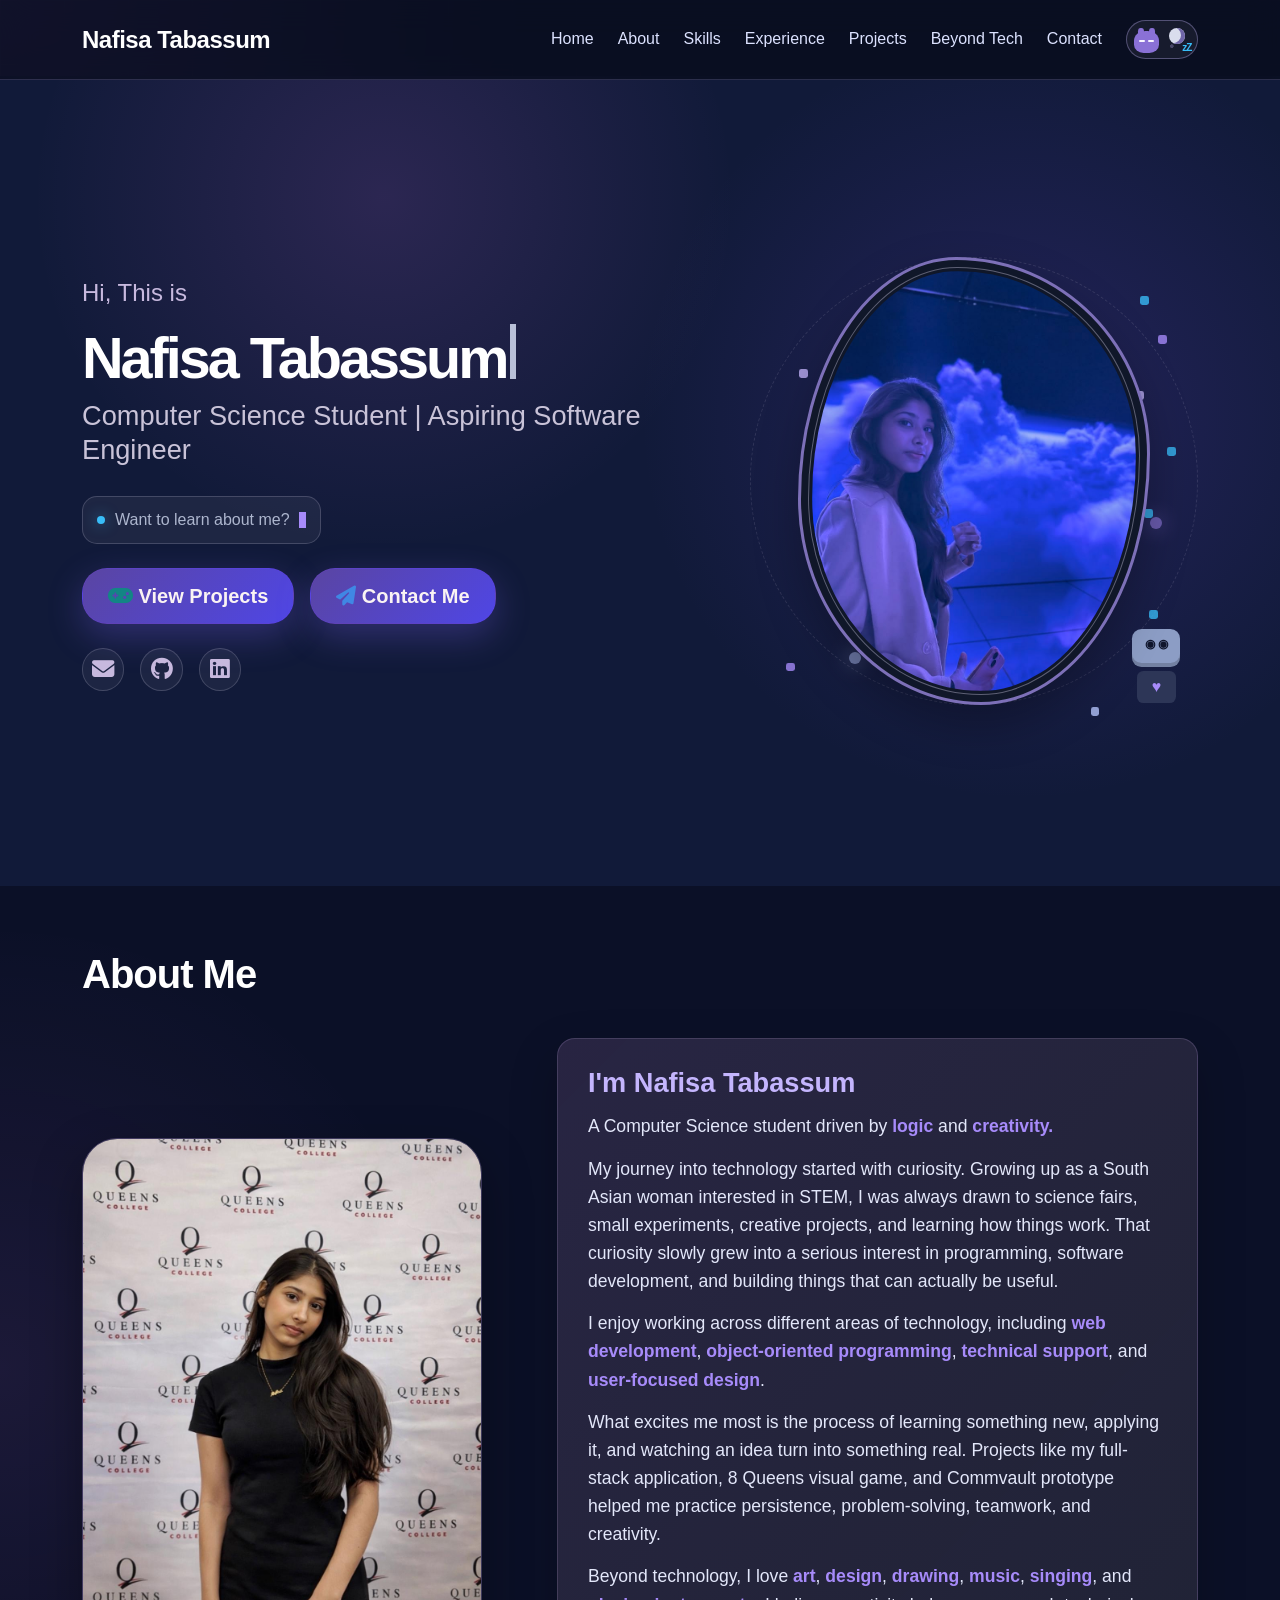
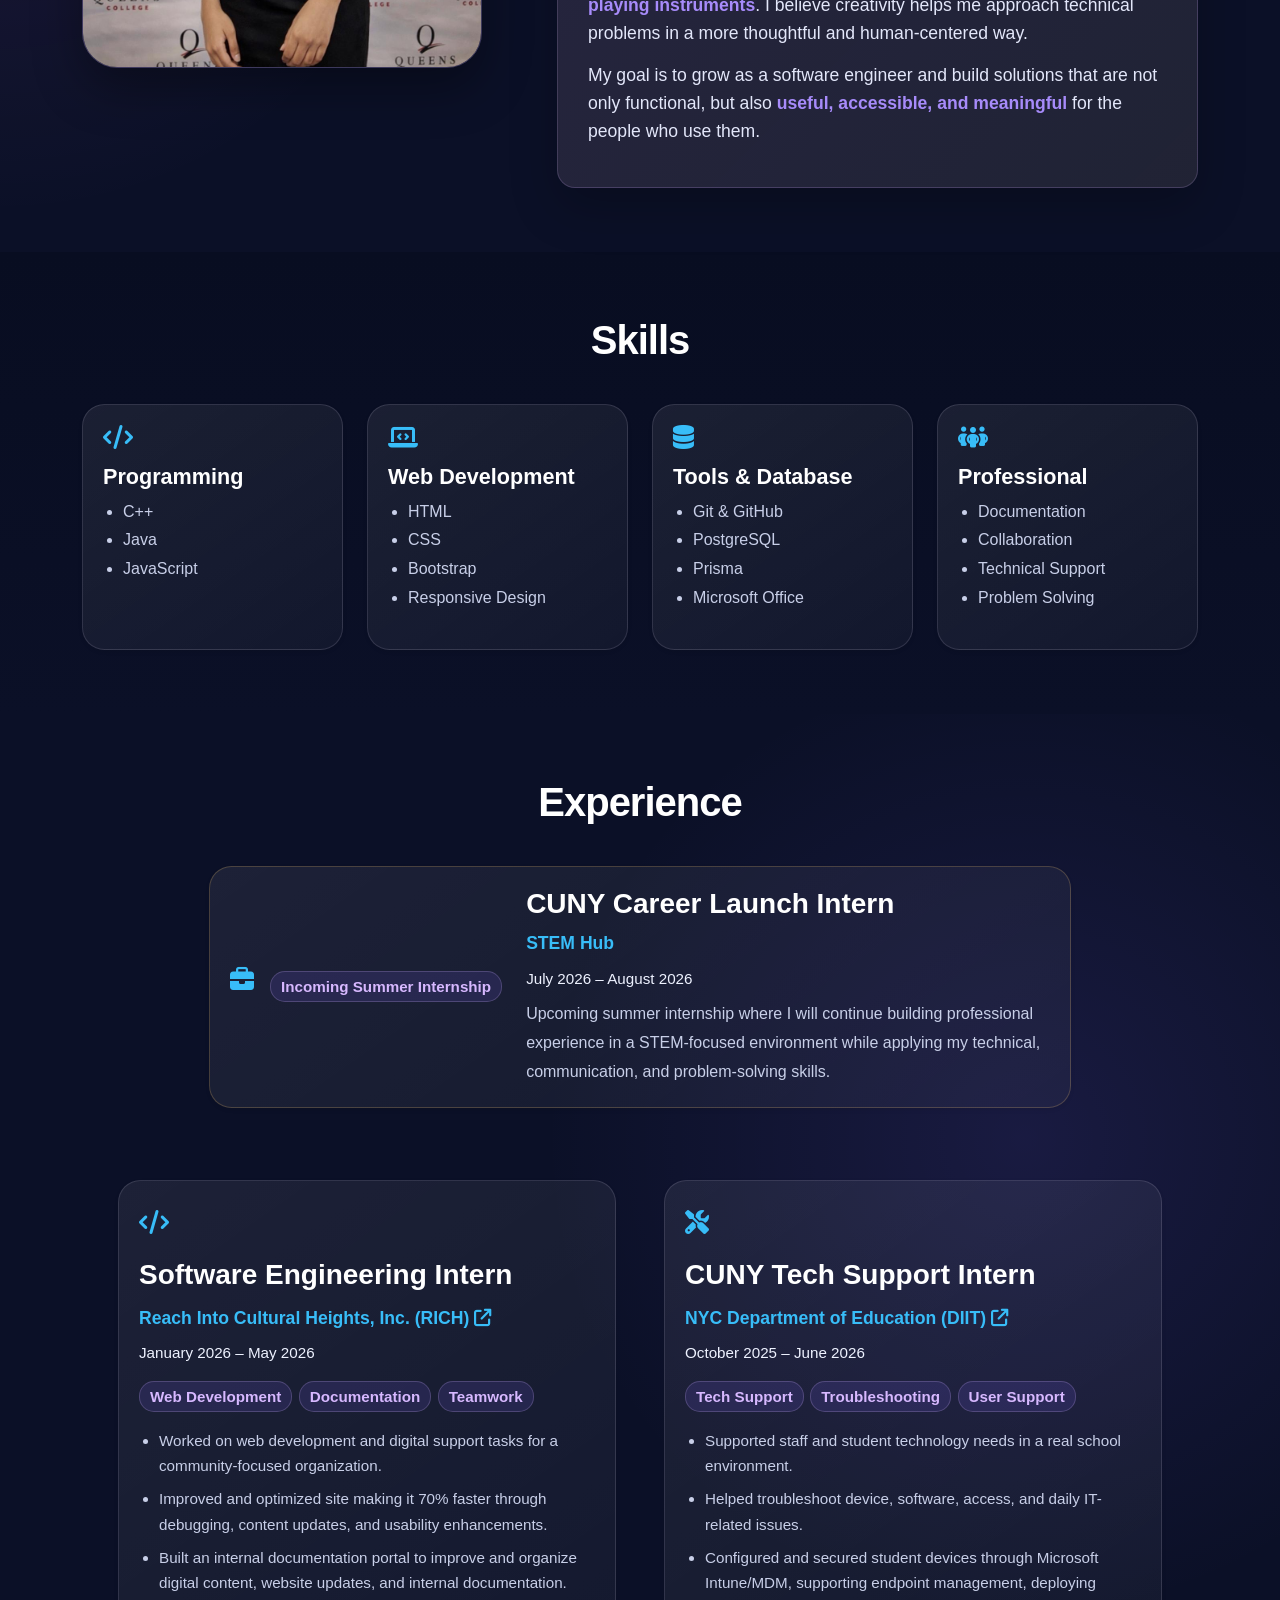
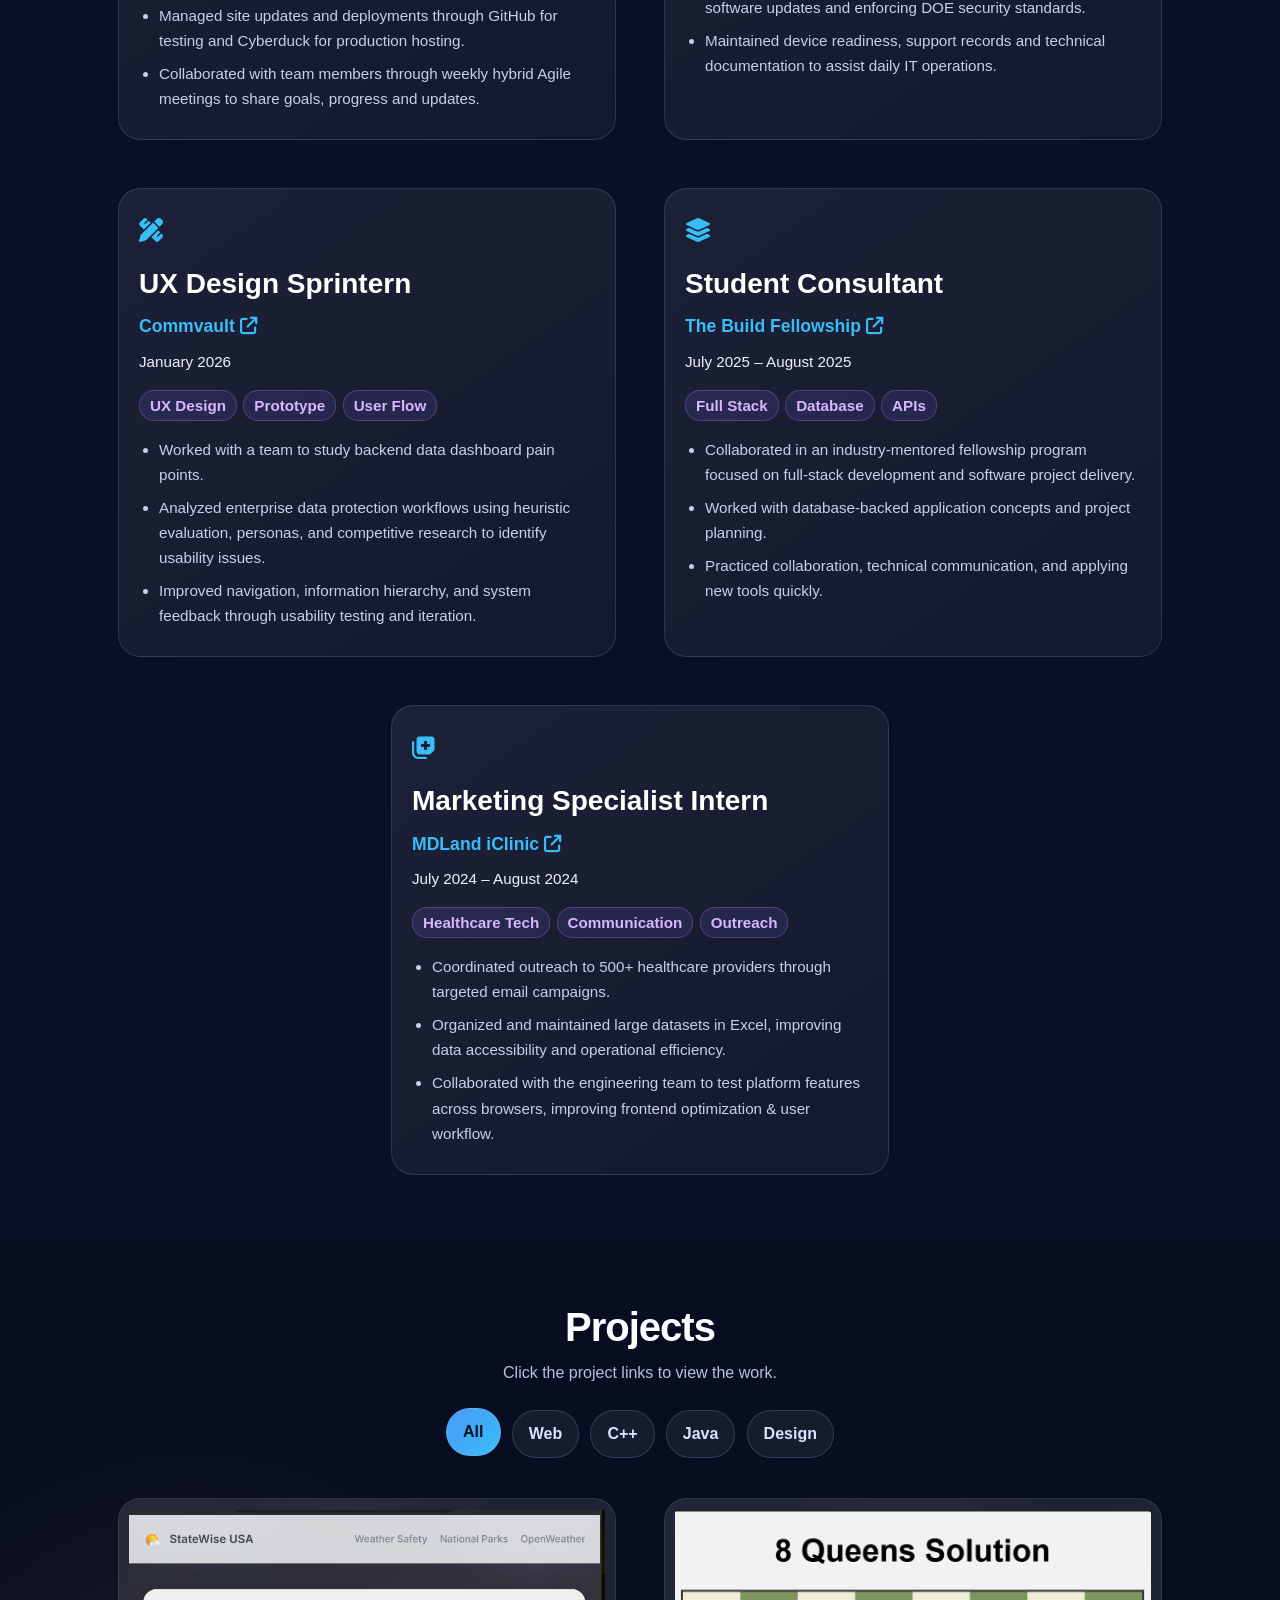
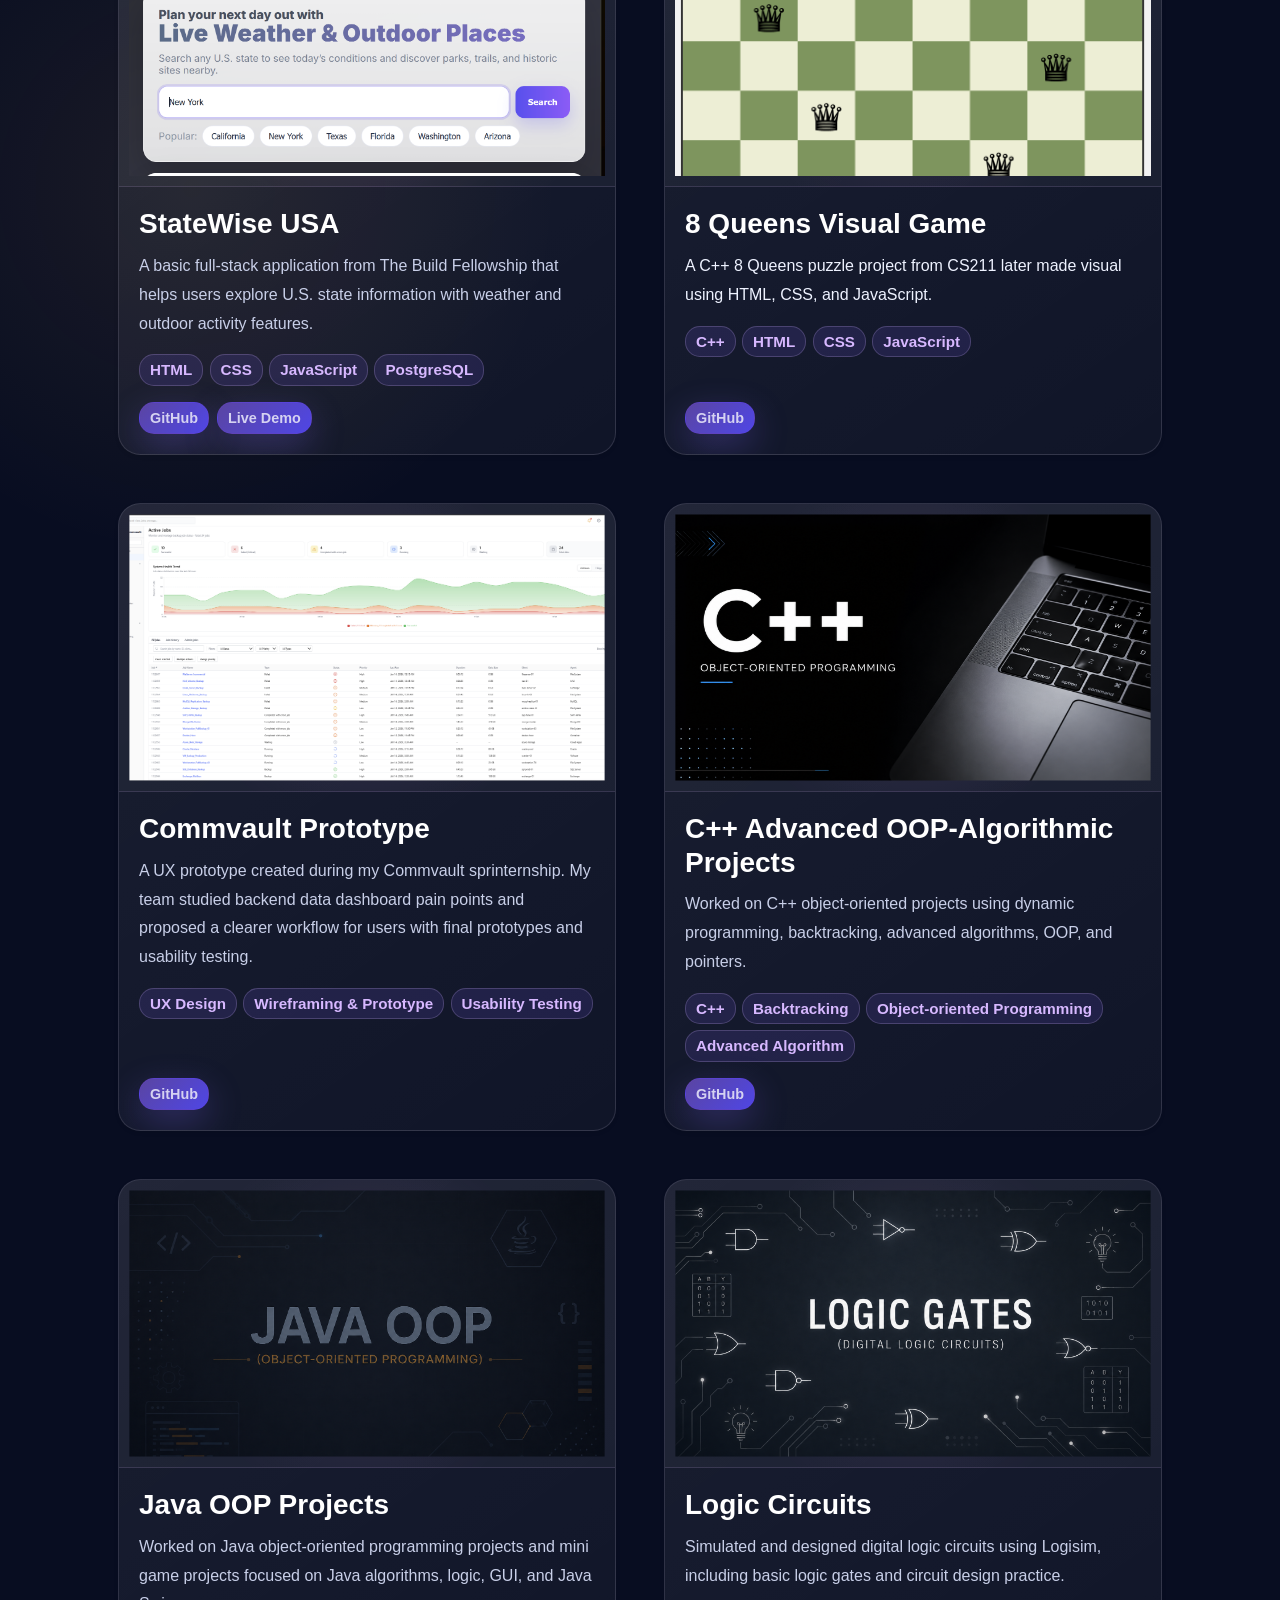
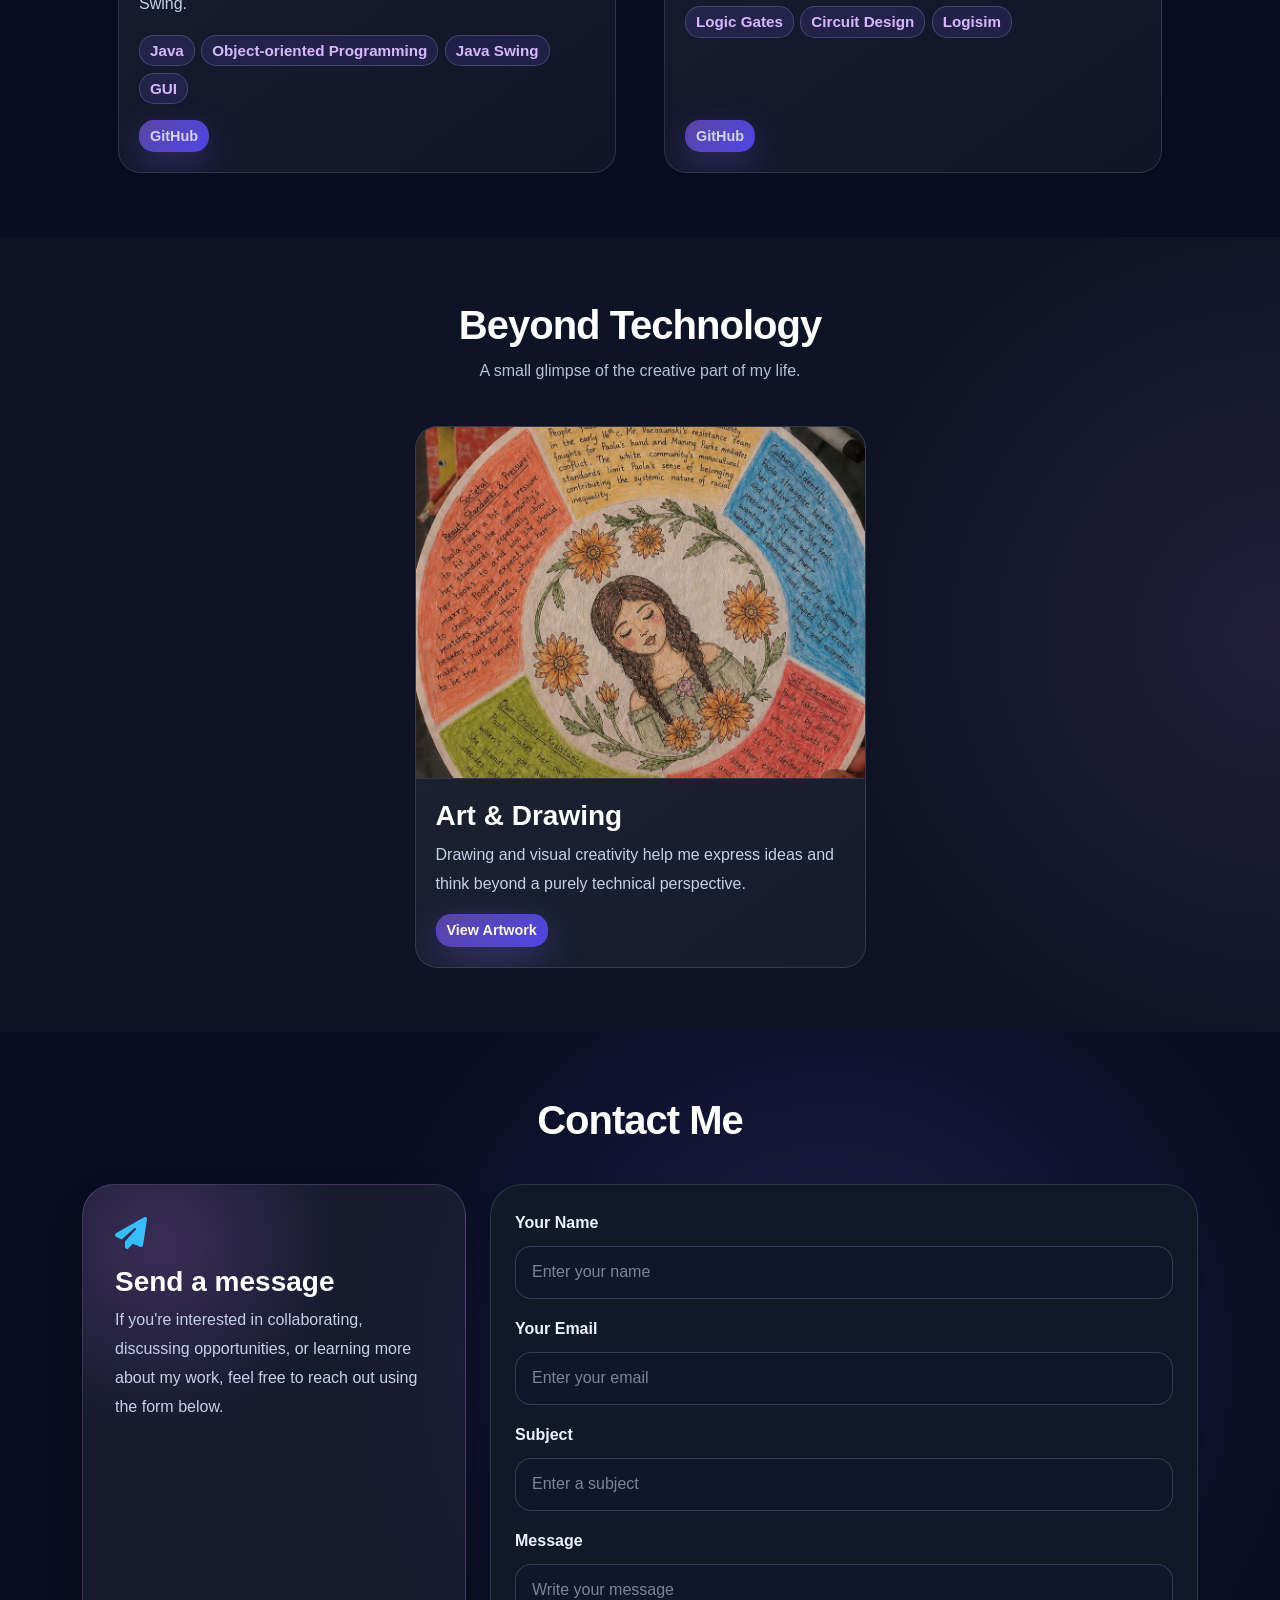
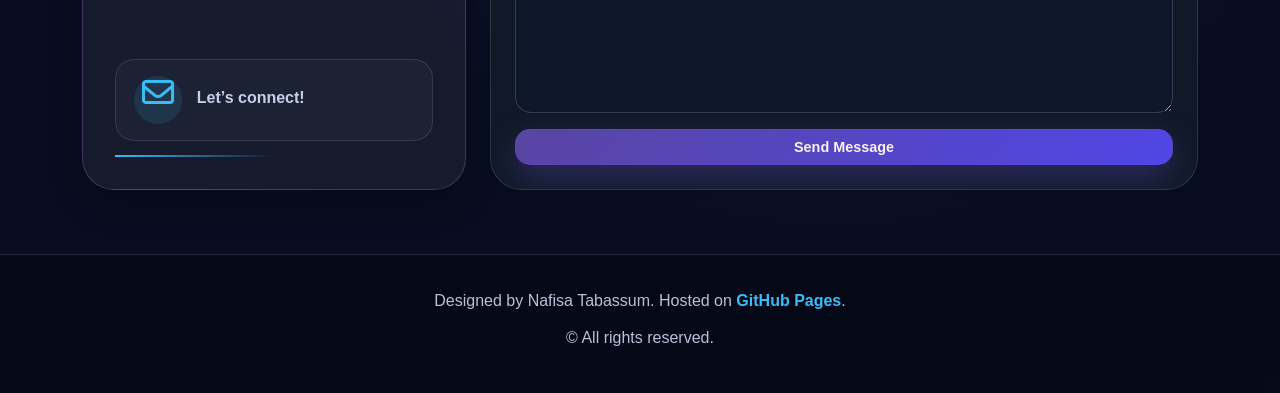
<file: index.html>
<!--
Author: Nafisa Tabassum
Date of Initial Design: June 8, 2026
Last Updated: June 11, 2026
-->

<!DOCTYPE html>
<html lang="en">
<head>
    <meta charset="UTF-8">
    <meta name="viewport" content="width=device-width, initial-scale=1.0">
    <title>Nafisa Tabassum - Portfolio</title>

    <!-- ADDED: website favicon  -->
    <link rel="icon" type="image/png" href="assets/favicon/logo.png">
    <link rel="apple-touch-icon" href="assets/favicon/logo.png">
    <link rel="shortcut icon" href="assets/favicon/logo.png" type="image/png">
    <!-- Linking Bootstrap CSS to borrow some of their designs-->
    <link href="https://cdn.jsdelivr.net/npm/bootstrap@5.3.8/dist/css/bootstrap.min.css" rel="stylesheet">
    <!-- Linking Font Awesome for icons using -->
    <link rel="stylesheet" href="https://cdnjs.cloudflare.com/ajax/libs/font-awesome/6.5.1/css/all.min.css">
    <!-- Linking my custom CSS -->
    <link rel="stylesheet" href="style.css">
</head>


<body>
<!-- Adding playful elements for background decorations -->
<div class="playful-bg" aria-hidden="true">
    <span class="bg-star star-one">✦</span>
    <span class="bg-star star-two">✧</span>
    <span class="bg-star star-three">✦</span>
    <span class="bg-code code-one">&lt;/&gt;</span>
    <span class="bg-code code-two">./</span>
    <span class="bg-code code-three">{ }</span>
    <span class="bg-planet planet-one"></span>
    <span class="bg-planet planet-two"></span>
    <span class="pacman"></span>
    <span class="pellets"></span>
    <span class="pixel-ghost">▟▙</span>
    <span class="shooting-star"></span>
</div>

<header>
    <!-- Adding a navbar implementing a bootstrap -->
    <nav class="navbar navbar-expand-lg fixed-top custom-navbar" aria-label="Main navigation">
        <div class="container">
            <a class="navbar-brand fw-bold" href="#home">Nafisa Tabassum</a>
            <div class="collapse navbar-collapse" id="navbarNav">
                <ul class="navbar-nav ms-auto align-items-lg-center gap-lg-2">
                    <li class="nav-item"><a class="nav-link" href="#home">Home</a></li>
                    <li class="nav-item"><a class="nav-link" href="#about">About</a></li>
                    <li class="nav-item"><a class="nav-link" href="#skills">Skills</a></li>
                    <li class="nav-item"><a class="nav-link" href="#experience">Experience</a></li>
                    <li class="nav-item"><a class="nav-link" href="#projects">Projects</a></li>
                    <li class="nav-item"><a class="nav-link" href="#beyond">Beyond Tech</a></li>
                    <li class="nav-item"><a class="nav-link" href="#contact">Contact</a></li>
                </ul>
            </div>
            <div class="nav-controls">
                <button class="navbar-toggler" type="button" data-bs-toggle="collapse" data-bs-target="#navbarNav"
                        aria-controls="navbarNav" aria-expanded="false" aria-label="Toggle navigation">
                    <span class="navbar-toggler-icon"></span>
                </button>
                <!-- Theme toggle controlled by Javascript. Updated by making sleepy/wake-up character  -->
                <button id="themeToggle" class="theme-toggle-btn" type="button" aria-label="Switch Theme">
                    <span class="toggle-sky" aria-hidden="true"></span>
                    <span class="toggle-moon" aria-hidden="true"></span>
                    <span class="toggle-sun" aria-hidden="true"></span>
                    <span class="toggle-character" aria-hidden="true">
                        <span class="toggle-face"></span>
                    </span>
                    <span class="toggle-z" aria-hidden="true">zZ</span>
                    <span class="visually-hidden">Switch theme</span>
                </button>
            </div>

        </div>
    </nav>
</header>


<main>
    <!-- main content part of the body -->
    <section id="home" class="hero-section section-space">
        <div class="container">
            <div class="hero-layout">
                <!--  main hero text area  -->
                <div class="hero-text">
                    <p class="hero-kicker">Hi, This is</p>
                    <h1 class="display-4 fw-bold">Nafisa Tabassum</h1>
                    <h2 class="subtitle">Computer Science Student | Aspiring Software Engineer</h2>

                    <!-- Updated: Added small terminal line under the subtitle -->
                    <div class="mini-terminal" aria-label="decorative coding line">
                        <span class="terminal-dot"></span>
                        <span>Want to learn about me?</span>
                        <span class="terminal-cursor"></span>
                    </div>

                    <!-- Updated: Added new thematic button styling through CSS -->
                    <div class="d-flex flex-wrap gap-3 mt-4 hero-actions">
                        <a href="#projects" class="btn btn-lg btn-primary">
                            <i class="fa-solid fa-gamepad" style="color: #138585;" aria-hidden="true"></i> View Projects
                        </a>
                        <a href="#contact" class="btn btn-lg btn-primary">
                            <i class="fa-solid fa-paper-plane" style="color: #4087e4;" aria-hidden="true"></i> Contact
                            Me
                        </a>
                    </div>

                    <div class="d-flex flex-wrap gap-3 mt-4 social-links">
                        <a href="mailto:nafisaadt@gmail.com" aria-label="Email"> <i
                                class="fa-solid fa-envelope" aria-hidden="true"></i></a>
                        <a href="https://github.com/T-nafisa" target="_blank" rel="noopener noreferrer"
                           aria-label="Github"> <i
                                class="fa-brands fa-github"></i></a>
                        <a href="https://www.linkedin.com/in/ntabassum02" target="_blank" rel="noopener noreferrer"
                           aria-label="LinkedIn"> <i
                                class="fa-brands fa-linkedin"></i></a>
                    </div>
                </div>

                <!-- Main page hero photo. Update: added dissolving blurry photo component -->
                <div class="hero-photo-area">
                    <div class="photo-orbit" aria-hidden="true">
                        <span></span>
                        <span></span>
                        <span></span>
                    </div>

                    <div class="photo-dissolve">
                        <img src="assets/images/hero_section.jpeg" class="img-fluid hero-img"
                             alt="Photo of Nafisa Tabassum">
                    </div>

                    <!-- For CSS particles to create the dissolving photo breaking effect -->
                    <div class="photo-particles" aria-hidden="true">
                        <span></span><span></span><span></span><span></span><span></span>
                        <span></span><span></span><span></span><span></span><span></span>
                    </div>

                    <!-- Added a small AI robot character beside hero photo -->
                    <div class="ai-bot" aria-hidden="true">
                        <span class="bot-head">◉ ◉</span>
                        <span class="bot-body">♥</span>
                    </div>
                </div>
            </div>
        </div>
    </section>


    <!-- About section. Used Bootstrap for container, row, col, img-fluid -->
    <section id="about" class="about-section section-space">
        <div class="container">
            <div class="section-header">
                <h2>About Me</h2>
            </div>
            <div class="row align-items-center">
                <div class="col-lg-5 text-center">
                    <img src="assets/images/profilePhoto.jpeg" class="img-fluid about-img"
                         alt="Image of Nafisa Tabassum">
                </div>
                <div class="col-lg-7">
                    <article class="about-content">
                        <h3>I'm Nafisa Tabassum</h3>
                        <p>A Computer Science student driven by <span class="highlight-text">logic</span> and
                            <span class="highlight-text">creativity.</span>
                        </p>
                        <p>
                            My journey into technology started with curiosity. Growing up as a South Asian woman
                            interested in STEM, I was always drawn to science fairs, small experiments, creative
                            projects, and learning how things work. That curiosity slowly grew into a serious interest
                            in programming, software development, and building things that can actually be useful.
                        </p>
                        <p>
                            I enjoy working across different areas of technology,
                            including <span class="highlight-text">web development</span>,
                            <span class="highlight-text">object-oriented programming</span>,
                            <span class="highlight-text">technical support</span>, and
                            <span class="highlight-text">user-focused design</span>.
                        </p>
                        <p>
                            What excites me most is the process of learning something new, applying it, and watching
                            an idea turn into something real. Projects like my full-stack application, 8 Queens visual
                            game, and Commvault prototype helped me practice persistence, problem-solving, teamwork,
                            and creativity.
                        </p>
                        <p>
                            Beyond technology, I love <span class="highlight-text">art</span>,
                            <span class="highlight-text">design</span>,
                            <span class="highlight-text">drawing</span>,
                            <span class="highlight-text">music</span>,
                            <span class="highlight-text">singing</span>, and
                            <span class="highlight-text">playing instruments</span>. I believe creativity helps me
                            approach
                            technical problems in a more thoughtful and human-centered way.
                        </p>
                        <p>
                            My goal is to grow as a software engineer and build solutions that are not only
                            functional, but also <span class="highlight-text">useful, accessible, and meaningful</span>
                            for the people who use them.
                        </p>
                    </article>
                </div>
            </div>
        </div>
    </section>


    <!-- Skills Section -->
    <section id="skills" class="skills-section section-space">
        <div class="container">
            <div class="section-header text-center">
                <h2>Skills</h2>
            </div>
            <div class="row g-4">
                <!-- Adding Skill Card1 using Bootstrap -->
                <div class="col-md-6 col-lg-3">
                    <article class="card skill-card h-100 shadow-sm">
                        <div class="card-body"><i class="fa-solid fa-code card-icon" aria-hidden="true"></i>
                            <h3 class="card-title">Programming</h3>
                            <ul class="card-list">
                                <li>C++</li>
                                <li>Java</li>
                                <li>JavaScript</li>
                            </ul>
                        </div>
                    </article>
                </div>
                <!-- Adding Skill Card2 using Bootstrap -->
                <div class="col-md-6 col-lg-3">
                    <article class="card skill-card h-100 shadow-sm">
                        <div class="card-body">
                            <i class="fa-solid fa-laptop-code card-icon" aria-hidden="true"></i>
                            <h3 class="card-title">Web Development</h3>
                            <ul class="card-list">
                                <li>HTML</li>
                                <li>CSS</li>
                                <li>Bootstrap</li>
                                <li>Responsive Design</li>
                            </ul>
                        </div>
                    </article>
                </div>
                <!-- Adding Skill Card3 using Bootstrap -->
                <div class="col-md-6 col-lg-3">
                    <article class="card skill-card h-100 shadow-sm">
                        <div class="card-body">
                            <i class="fa-solid fa-database card-icon" aria-hidden="true"></i>
                            <h3 class="card-title">Tools & Database</h3>
                            <ul class="card-list">
                                <li>Git & GitHub</li>
                                <li>PostgreSQL</li>
                                <li>Prisma</li>
                                <li>Microsoft Office</li>
                            </ul>
                        </div>
                    </article>
                </div>
                <!-- Adding Skill Card4 using Bootstrap -->
                <div class="col-md-6 col-lg-3">
                    <article class="card skill-card h-100 shadow-sm">
                        <div class="card-body">
                            <i class="fa-solid fa-people-group card-icon" aria-hidden="true"></i>
                            <h3 class="card-title">Professional</h3>
                            <ul class="card-list">
                                <li>Documentation</li>
                                <li>Collaboration</li>
                                <li>Technical Support</li>
                                <li>Problem Solving</li>
                            </ul>
                        </div>
                    </article>
                </div>

            </div>
        </div>
    </section>


    <!-- Experience Section -->
    <section id="experience" class="experience-section section-space">
        <div class="container px-4 px-lg-5">
            <div class="section-header text-center">
                <h2>Experience</h2>
            </div>
            <div class="row g-4 g-lg-5 justify-content-center">
                <!-- Incoming Summer 2026 Experience -->
                <div class="col-12 col-lg-10">
                    <article class="card incoming-experience-card shadow-sm">
                        <div class="card-body">
                            <div class="d-flex flex-column flex-md-row align-items-start align-items-md-center gap-4">
                                <div class="incoming-left d-flex align-items-center gap-3">
                                    <div class="incoming-icon">
                                        <i class="fa-solid fa-briefcase" aria-hidden="true"></i>
                                    </div>
                                    <span class="badge incoming-badge">Incoming Summer Internship</span>
                                </div>
                                <div class="incoming-main">
                                    <h3 class="card-title mb-2">CUNY Career Launch Intern</h3>
                                    <a href="https://www.cuny.edu/about/administration/offices/ocip/students/careerlaunch/"
                                       target="_blank" rel="noopener noreferrer" class="company-name">STEM Hub</a>
                                    <p class="experience-date mb-2">July 2026 – August 2026</p>
                                    <p class="card-text mb-0">
                                        Upcoming summer internship where I will continue building
                                        professional experience in a STEM-focused environment while applying my
                                        technical,
                                        communication, and problem-solving skills.
                                    </p>
                                </div>
                            </div>
                        </div>
                    </article>
                </div>

                <!-- Experience Card 1 -->
                <div class="col-12 col-lg-6">
                    <article class="card experience-card h-100 shadow-sm">
                        <div class="card-body d-flex flex-column">
                            <div class="experience-icon">
                                <i class="fa-solid fa-code" aria-hidden="true"></i>
                            </div>
                            <h3 class="card-title content-title">Software Engineering Intern</h3>
                            <a href="https://www.richinc.org/"
                               target="_blank"
                               rel="noopener noreferrer">
                                Reach Into Cultural Heights, Inc. (RICH)
                                <i class="fa-solid fa-arrow-up-right-from-square" aria-hidden="true"></i>
                            </a>
                            <p class="experience-date">January 2026 – May 2026</p>
                            <div class="content-tags">
                                <span class="badge experience-badge">Web Development</span>
                                <span class="badge experience-badge">Documentation</span>
                                <span class="badge experience-badge">Teamwork</span>
                            </div>
                            <ul class="experience-list">
                                <li>Worked on web development and digital support tasks for a community-focused
                                    organization.
                                </li>
                                <li>Improved and optimized site making it 70% faster through debugging, content updates,
                                    and usability enhancements.
                                </li>
                                <li>Built an internal documentation portal to improve and organize digital content,
                                    website updates, and internal documentation.
                                </li>
                                <li>Managed site updates and deployments through GitHub for testing and Cyberduck for
                                    production hosting.
                                </li>
                                <li>Collaborated with team members through weekly hybrid Agile meetings to share goals,
                                    progress and updates.
                                </li>
                            </ul>
                        </div>
                    </article>
                </div>

                <!-- Experience Card 2 -->
                <div class="col-12 col-lg-6">
                    <article class="card experience-card h-100 shadow-sm">
                        <div class="card-body d-flex flex-column">
                            <div class="experience-icon">
                                <i class="fa-solid fa-screwdriver-wrench" aria-hidden="true"></i>
                            </div>
                            <h3 class="card-title content-title">CUNY Tech Support Intern</h3>
                            <a href="https://infohub.nyced.org/in-our-schools/working-with-nycps/current-employees/diit-help-desk"
                               target="_blank"
                               rel="noopener noreferrer">
                                NYC Department of Education (DIIT)
                                <i class="fa-solid fa-arrow-up-right-from-square" aria-hidden="true"></i>
                            </a>
                            <p class="experience-date">October 2025 – June 2026</p>
                            <div class="content-tags">
                                <span class="badge experience-badge">Tech Support</span>
                                <span class="badge experience-badge">Troubleshooting</span>
                                <span class="badge experience-badge">User Support</span>
                            </div>
                            <ul class="experience-list">
                                <li>Supported staff and student technology needs in a real school environment.</li>
                                <li>Helped troubleshoot device, software, access, and daily IT-related issues.</li>
                                <li>Configured and secured student devices through Microsoft Intune/MDM, supporting
                                    endpoint management, deploying software updates and enforcing DOE security
                                    standards.
                                </li>
                                <li>Maintained device readiness, support records and technical documentation to assist
                                    daily IT operations.
                                </li>
                            </ul>
                        </div>
                    </article>
                </div>

                <!-- Experience Card 3 -->
                <div class="col-12 col-lg-6">
                    <article class="card experience-card h-100 shadow-sm">
                        <div class="card-body d-flex flex-column">
                            <div class="experience-icon">
                                <i class="fa-solid fa-pen-ruler" aria-hidden="true"></i>
                            </div>
                            <h3 class="card-title content-title">UX Design Sprintern</h3>
                            <a href="https://www.commvault.com/about-us"
                               target="_blank"
                               rel="noopener noreferrer">
                                Commvault <i class="fa-solid fa-arrow-up-right-from-square" aria-hidden="true"></i>
                            </a>
                            <p class="experience-date">January 2026</p>
                            <div class="content-tags">
                                <span class="badge experience-badge">UX Design</span>
                                <span class="badge experience-badge">Prototype</span>
                                <span class="badge experience-badge">User Flow</span>
                            </div>
                            <ul class="experience-list">
                                <li>Worked with a team to study backend data dashboard pain points.</li>
                                <li>Analyzed enterprise data protection workflows using heuristic evaluation, personas,
                                    and competitive research to identify usability issues.
                                </li>
                                <li>Improved navigation, information hierarchy, and system feedback through usability
                                    testing and iteration.
                                </li>
                            </ul>
                        </div>
                    </article>
                </div>

                <!-- Experience Card 4 -->
                <div class="col-12 col-lg-6">
                    <article class="card experience-card h-100 shadow-sm">
                        <div class="card-body d-flex flex-column">
                            <div class="experience-icon">
                                <i class="fa-solid fa-layer-group" aria-hidden="true"></i>
                            </div>
                            <h3 class="card-title content-title">Student Consultant</h3>
                            <a href="https://buildfellowship.com/"
                               target="_blank"
                               rel="noopener noreferrer">
                                The Build Fellowship <i class="fa-solid fa-arrow-up-right-from-square"
                                                        aria-hidden="true"></i>
                            </a>
                            <p class="experience-date">July 2025 – August 2025</p>
                            <div class="content-tags">
                                <span class="badge experience-badge">Full Stack</span>
                                <span class="badge experience-badge">Database</span>
                                <span class="badge experience-badge">APIs</span>
                            </div>
                            <ul class="experience-list">
                                <li>Collaborated in an industry-mentored fellowship program focused on full-stack
                                    development and software project delivery.
                                </li>
                                <li>Worked with database-backed application concepts and project planning.</li>
                                <li>Practiced collaboration, technical communication, and applying new tools quickly.
                                </li>
                            </ul>
                        </div>
                    </article>
                </div>

                <!-- Experience Card 5 -->
                <div class="col-12 col-lg-6">
                    <article class="card experience-card h-100 shadow-sm">
                        <div class="card-body d-flex flex-column">
                            <div class="experience-icon">
                                <i class="fa-solid fa-notes-medical" aria-hidden="true"></i>
                            </div>
                            <h3 class="card-title content-title">Marketing Specialist Intern</h3>
                            <a href="https://mdland.com/"
                               target="_blank"
                               rel="noopener noreferrer">
                                MDLand iClinic <i class="fa-solid fa-arrow-up-right-from-square" aria-hidden="true"></i>
                            </a>
                            <p class="experience-date">July 2024 – August 2024</p>

                            <div class="content-tags">
                                <span class="badge experience-badge">Healthcare Tech</span>
                                <span class="badge experience-badge">Communication</span>
                                <span class="badge experience-badge">Outreach</span>
                            </div>
                            <ul class="experience-list">
                                <li>Coordinated outreach to 500+ healthcare providers through targeted email
                                    campaigns.
                                </li>
                                <li>Organized and maintained large datasets in Excel, improving data accessibility and
                                    operational efficiency.
                                </li>
                                <li>Collaborated with the engineering team to test platform features across browsers,
                                    improving frontend optimization & user workflow.
                                </li>
                            </ul>
                        </div>
                    </article>
                </div>

            </div>
        </div>
    </section>


    <!-- Project Section -->
    <section id="projects" class="projects-section section-space">
        <div class="container px-4 px-lg-5">
            <div class="section-title text-center">
                <h2>Projects</h2>
                <p class="section-intro">Click the project links to view the work.</p>

                <!-- Update: Adding project filter component controlled by JavaScript -->
                <div class="project-filters" aria-label="Project filters">
                    <button class="filter-btn active" type="button" data-filter="all">All</button>
                    <button class="filter-btn" type="button" data-filter="web">Web</button>
                    <button class="filter-btn" type="button" data-filter="cpp">C++</button>
                    <button class="filter-btn" type="button" data-filter="java">Java</button>
                    <button class="filter-btn" type="button" data-filter="design">Design</button>
                </div>
            </div>
            <div class="row g-4 g-lg-5">

                <!-- Project Card 1 -->
                <div class="col-12 col-lg-6 project-wrapper" data-category="web">
                    <article class="card project-card h-100 shadow-sm">
                        <img src="assets/projects/statewise.jpg"
                             class="project-img"
                             alt="Screenshot of StateWise USA project">
                        <div class="card-body d-flex flex-column">
                            <h3 class="card-title content-title">StateWise USA</h3>
                            <p class="card-text project-description">
                                A basic full-stack application from The Build Fellowship that helps users explore U.S.
                                state information with weather and outdoor activity features.
                            </p>
                            <div class="content-tags">
                                <span class="badge tech-badge">HTML</span>
                                <span class="badge tech-badge">CSS</span>
                                <span class="badge tech-badge">JavaScript</span>
                                <span class="badge tech-badge">PostgreSQL</span>
                            </div>
                            <div class="content-actions">
                                <a href="https://github.com/T-nafisa/StateWise_USA"
                                   target="_blank"
                                   rel="noopener noreferrer"
                                   class="btn btn-sm primary-btn">GitHub</a>

                                <a href="https://state-wise-usa.vercel.app/"
                                   target="_blank"
                                   rel="noopener noreferrer"
                                   class="btn btn-sm primary-btn">Live Demo</a>
                            </div>
                        </div>
                    </article>
                </div>
                <!-- Project Card 2 -->
                <div class="col-12 col-lg-6 project-wrapper" data-category="web cpp">
                    <article class="card project-card h-100 shadow-sm">
                        <img src="assets/projects/8QueensGame.png"
                             class="project-img"
                             alt="Screenshot of 8 Queens Visual Game project">

                        <div class="card-body d-flex flex-column">
                            <h3 class="card-title content-title">8 Queens Visual Game</h3>
                            <p>
                                A C++ 8 Queens puzzle project from CS211 later made visual using HTML, CSS,
                                and JavaScript.
                            </p>
                            <div class="content-tags">
                                <span class="badge tech-badge">C++</span>
                                <span class="badge tech-badge">HTML</span>
                                <span class="badge tech-badge">CSS</span>
                                <span class="badge tech-badge">JavaScript</span>
                            </div>
                            <div class="project-actions">
                                <a href="https://github.com/T-nafisa/CPP_Advanced-OOP-based-Projects/tree/main/8queens%20Problems/8Queens_Visual_Game"
                                   target="_blank"
                                   rel="noopener noreferrer"
                                   class="btn btn-sm primary-btn">GitHub</a>
                            </div>
                        </div>
                    </article>
                </div>
                <!-- Project Card 3 -->
                <div class="col-12 col-lg-6 project-wrapper" data-category="design">
                    <article class="card project-card h-100 shadow-sm">
                        <img src="assets/projects/commvault.png"
                             class="card-img-top project-img"
                             alt="Screenshot of Commvault prototype project">

                        <div class="card-body d-flex flex-column">
                            <h3 class="card-title content-title">Commvault Prototype</h3>

                            <p class="card-text project-description">
                                A UX prototype created during my Commvault sprinternship. My team studied backend
                                data dashboard pain points and proposed a clearer workflow for users with final
                                prototypes and usability testing.
                            </p>

                            <div class="content-tags">
                                <span class="badge tech-badge">UX Design</span>
                                <span class="badge tech-badge">Wireframing & Prototype</span>
                                <span class="badge tech-badge">Usability Testing</span>
                            </div>

                            <div class="content-actions">
                                <a href="https://github.com/T-nafisa/Commvault_UX_Sprinternship_Backup-Admin-Redesign_Project/tree/main"
                                   target="_blank"
                                   rel="noopener noreferrer"
                                   class="btn btn-sm primary-btn">GitHub</a>
                            </div>
                        </div>
                    </article>
                </div>
                <!-- Project Card 4 -->
                <div class="col-12 col-lg-6 project-wrapper" data-category="cpp">
                    <article class="card project-card h-100 shadow-sm">
                        <img src="assets/projects/c++_project.png"
                             class="card-img-top project-img"
                             alt="C++ project image">

                        <div class="card-body d-flex flex-column">
                            <h3 class="card-title content-title">C++ Advanced OOP-Algorithmic Projects</h3>

                            <p class="card-text project-description">
                                Worked on C++ object-oriented projects using dynamic programming, backtracking,
                                advanced algorithms, OOP, and pointers.
                            </p>

                            <div class="content-tags">
                                <span class="badge tech-badge">C++</span>
                                <span class="badge tech-badge">Backtracking</span>
                                <span class="badge tech-badge">Object-oriented Programming</span>
                                <span class="badge tech-badge">Advanced Algorithm</span>
                            </div>

                            <div class="content-actions">
                                <a href="https://github.com/T-nafisa/CPP_Advanced-OOP-based-Projects"
                                   target="_blank"
                                   rel="noopener noreferrer"
                                   class="btn btn-sm primary-btn">GitHub</a>
                            </div>
                        </div>
                    </article>
                </div>
                <!-- Project Card 5 -->
                <div class="col-12 col-lg-6 project-wrapper" data-category="java">
                    <article class="card project-card h-100 shadow-sm">
                        <img src="assets/projects/java_project.png"
                             class="card-img-top project-img"
                             alt="Java project image">

                        <div class="card-body d-flex flex-column">
                            <h3 class="card-title content-title">Java OOP Projects</h3>

                            <p class="card-text project-description">
                                Worked on Java object-oriented programming projects and mini game projects focused
                                on Java algorithms, logic, GUI, and Java Swing.
                            </p>

                            <div class="content-tags">
                                <span class="badge tech-badge">Java</span>
                                <span class="badge tech-badge">Object-oriented Programming</span>
                                <span class="badge tech-badge">Java Swing</span>
                                <span class="badge tech-badge">GUI</span>
                            </div>

                            <div class="content-actions">
                                <a href="https://github.com/T-nafisa/Java-OOP-Projects/tree/main"
                                   target="_blank"
                                   rel="noopener noreferrer"
                                   class="btn btn-sm primary-btn">GitHub</a>
                            </div>
                        </div>
                    </article>
                </div>
                <!-- Project Card 6 -->
                <div class="col-12 col-lg-6 project-wrapper" data-category="hardware">
                    <article class="card project-card h-100 shadow-sm">
                        <img src="assets/projects/logic-circuit.png"
                             class="card-img-top project-img"
                             alt="Logic circuit project image">

                        <div class="card-body d-flex flex-column">
                            <h3 class="card-title content-title">Logic Circuits</h3>

                            <p class="card-text project-description">
                                Simulated and designed digital logic circuits using Logisim, including basic logic
                                gates and circuit design practice.
                            </p>

                            <div class="content-tags">
                                <span class="badge tech-badge">Logic Gates</span>
                                <span class="badge tech-badge">Circuit Design</span>
                                <span class="badge tech-badge">Logisim</span>
                            </div>

                            <div class="content-actions">
                                <a href="https://github.com/T-nafisa/digital-logic-design-logisim"
                                   target="_blank"
                                   rel="noopener noreferrer"
                                   class="btn btn-sm primary-btn">GitHub</a>
                            </div>
                        </div>
                    </article>
                </div>

            </div>
        </div>
    </section>


    <!-- Beyond Technology Section -->
    <section id="beyond" class="beyond-section section-space">
        <div class="container">
            <div class="section-title text-center">
                <h2>Beyond Technology</h2>
                <p class="section-intro">A small glimpse of the creative part of my life.</p>
            </div>
            <div class="row g-4 justify-content-center">
                <!-- Beyond Tech Card  -->
                <div class="col-12 col-md-6 col-lg-5">
                    <article class="card beyond-card h-100 shadow-sm">
                        <img src="assets/drawings/art5.jpeg" class="beyond-img" alt="Artwork by Nafisa">
                        <div class="card-body d-flex flex-column">
                            <h3 class="card-title">Art & Drawing</h3>
                            <p class="card-text">
                                Drawing and visual creativity help me express ideas and think beyond a purely
                                technical perspective.
                            </p>
                            <div class="content-actions">
                                <a href="art.html" class="btn btn-sm primary-btn">
                                    View Artwork
                                </a>
                            </div>
                        </div>
                    </article>
                </div>

            </div>
        </div>
    </section>


    <!-- Contact Section -->
    <section id="contact" class="contact-section section-space">
        <div class="container">
            <div class="section-title text-center">
                <h2>Contact Me</h2>
            </div>
            <!-- Update: added a two-column flex layout on contact section -->
            <div class="contact-layout">
                <aside class="contact-note">
                    <i class="fa-solid fa-paper-plane" aria-hidden="true"></i>
                    <h3>Send a message</h3>
                    <p>
                        If you're interested in collaborating, discussing opportunities, or learning more about my work,
                        feel free to reach out using the form below.
                    </p>
                    <!-- Added bottom decorative contact block -->
                    <div class="contact-note-extra">
                        <div class="contact-mini-card">
                            <div class="contact-mini-icon">
                                <a href="mailto:nafisaadt@gmail.com" aria-label="Email Nafisa">
                                    <i class="fa-regular fa-envelope" aria-hidden="true"></i>
                                </a>
                            </div>

                            <div class="contact-mini-text">
                                <p class="contact-mini-title">Let’s connect!</p>
                            </div>
                        </div>

                    </div>
                    <div class="signal-line" aria-hidden="true"></div>
                </aside>

                <div class="contact-form-wrap">
                    <!-- Using formsubmit.co to get the contact form messages in my email. It's a temporary setup until connect it with my backend -->
                    <form id="contactForm" class="contact-form shadow-sm p-4"
                          action="https://formsubmit.co/nafisaadt@gmail.com" method="post" aria-label="Contact form">
                        <div class="mb-3">
                            <label for="name" class="form-label">Your Name</label>
                            <input type="text" class="form-control" id="name" name="name" placeholder="Enter your name"
                                   autocomplete="name"
                                   required>
                        </div>
                        <div class="mb-3">
                            <label for="email" class="form-label">Your Email</label>
                            <input type="email" class="form-control" id="email" name="email"
                                   placeholder="Enter your email" autocomplete="email" required>
                        </div>
                        <div class="mb-3">
                            <label for="subject" class="form-label">Subject</label>
                            <input type="text" class="form-control" id="subject" name="subject"
                                   placeholder="Enter a subject" required>
                        </div>
                        <div class="mb-3">
                            <label for="message" class="form-label">Message</label>
                            <textarea class="form-control" id="message" name="message" rows="5"
                                      placeholder="Write your message" required></textarea>
                        </div>
                        <button type="submit" class="button"> Send Message</button>
                    </form>
                </div>
            </div>

        </div>
    </section>
</main>

<!-- Footer Section -->
<footer class="site-footer">
    <div class="container text-center">
        <p class="footer-built">Designed by Nafisa Tabassum. Hosted on <span>GitHub Pages</span>.</p>
        <p class="footer-copy"> &copy; All rights reserved.</p>
    </div>
</footer>


<!-- Linking Bootstrap JS for navbar's toggling used from it -->
<button id="backToTop" class="btn back-to-top" type="button" aria-label="Back to top">
    <i class="fa-solid fa-arrow-up" aria-hidden="true"></i>
</button>
<!-- Adding Bootstrap JS needed for mobile navbar collapse -->
<script src="https://cdn.jsdelivr.net/npm/bootstrap@5.3.8/dist/js/bootstrap.bundle.min.js"></script>
<!-- Linking my custom JavaScript file -->
<script src="script.js"></script>

</body>
</html>
</file>
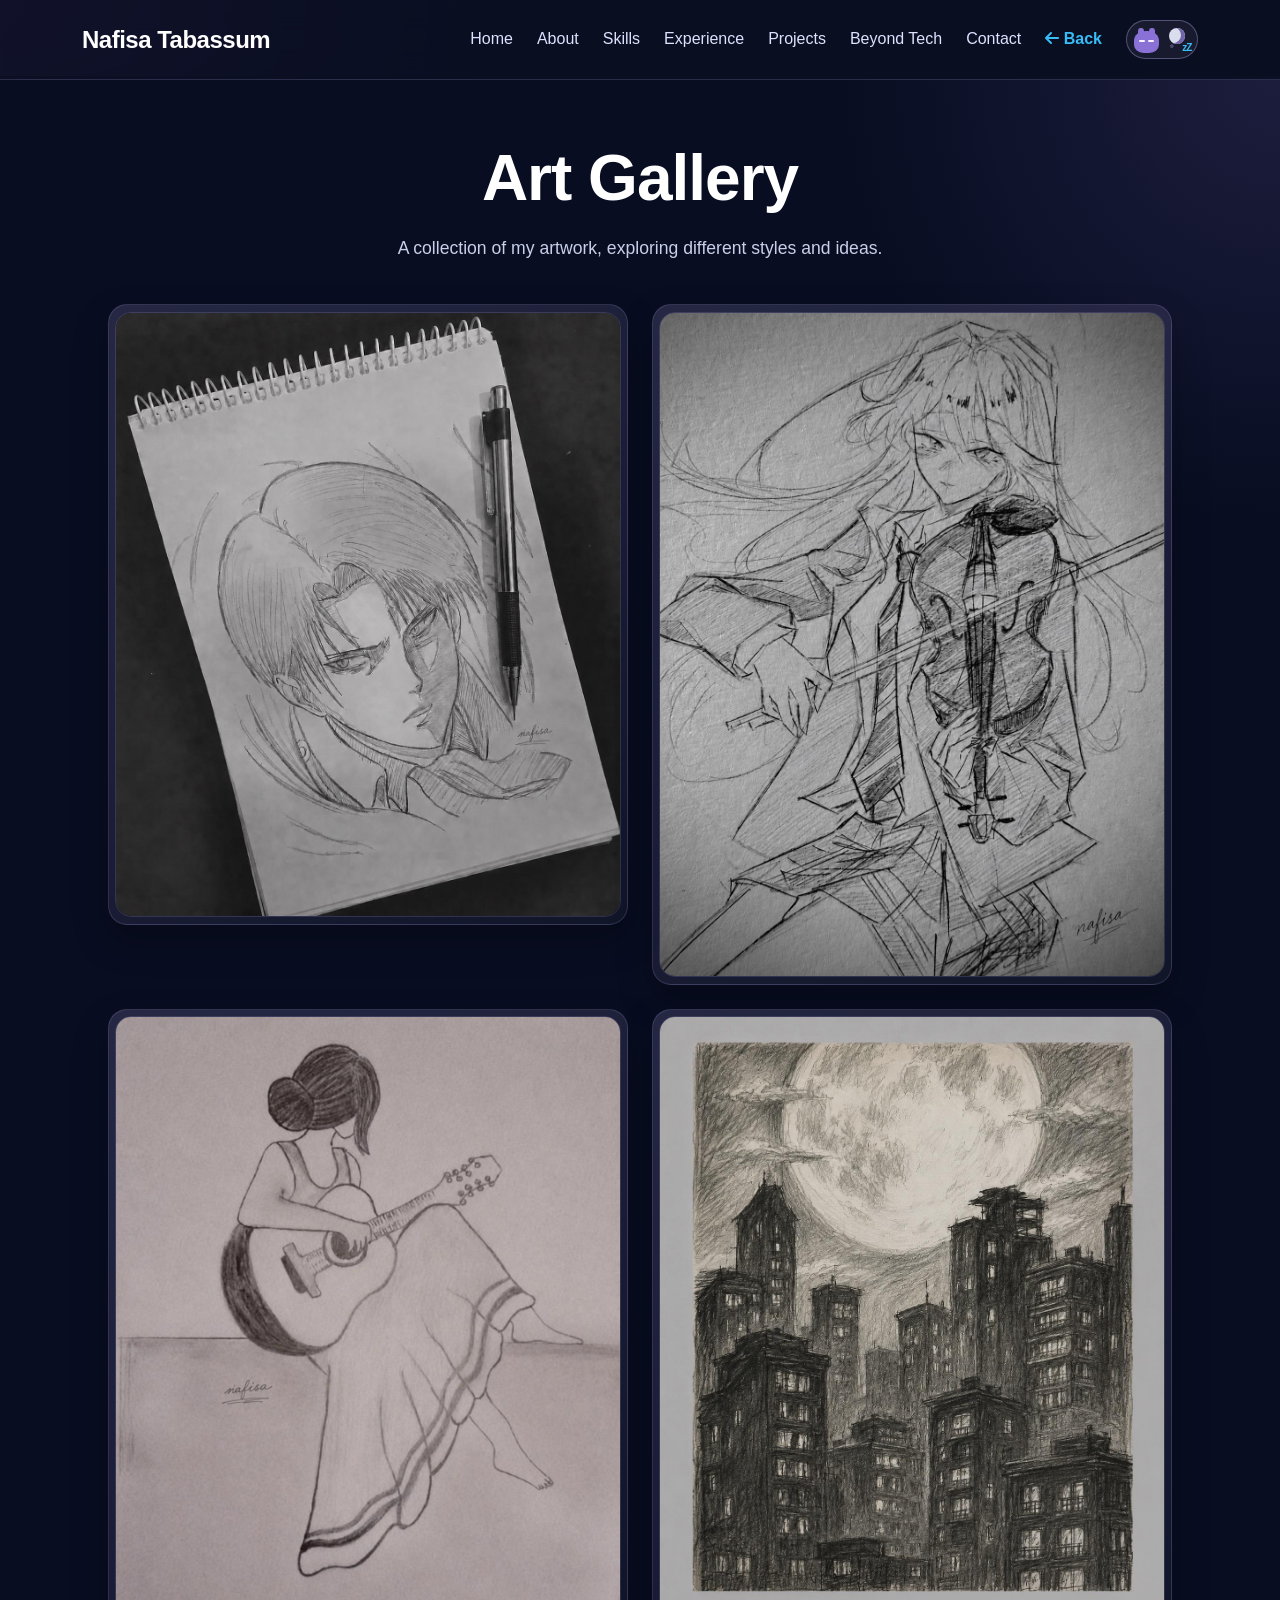
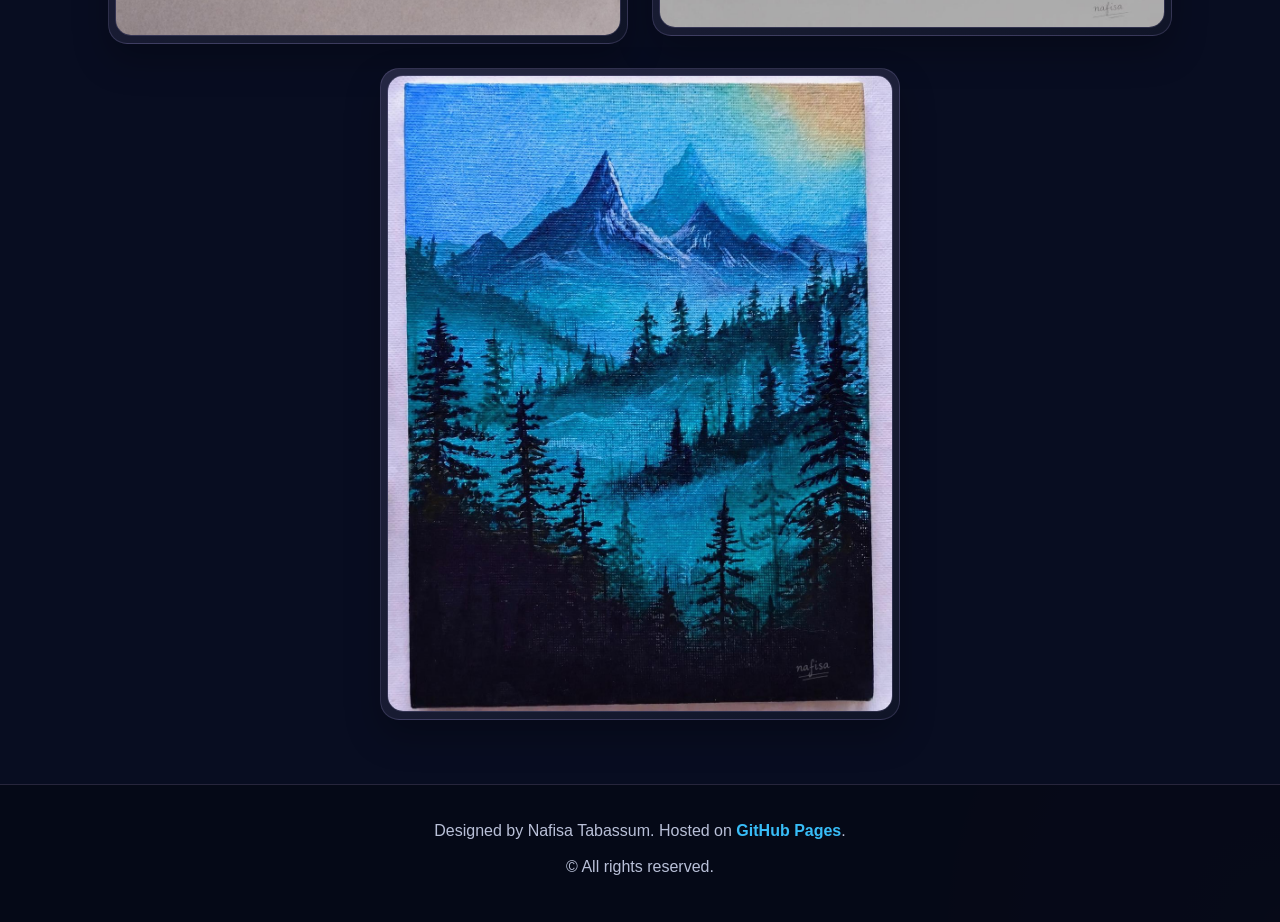
<file: art.html>
<!DOCTYPE html>
<html lang="en">
<head>
    <meta charset="UTF-8">
    <meta name="viewport" content="width=device-width, initial-scale=1.0">
    <title>Art Gallery - Nafisa Tabassum</title>

    <!-- ADDED: website favicon -->
    <link rel="icon" type="image/png" href="assets/favicon/logo.png">
    <link rel="apple-touch-icon" href="assets/favicon/logo.png">
    <link rel="shortcut icon" href="assets/favicon/logo.png" type="image/png">
    <!-- Bootstrap CSS -->
    <link href="https://cdn.jsdelivr.net/npm/bootstrap@5.3.8/dist/css/bootstrap.min.css" rel="stylesheet">
    <!-- Font Awesome Icons -->
    <link rel="stylesheet" href="https://cdnjs.cloudflare.com/ajax/libs/font-awesome/6.5.1/css/all.min.css">
    <!-- Custom CSS -->
    <link rel="stylesheet" href="style.css">
</head>

<body>
<!-- Adding playful elements for background decorations -->
<div class="playful-bg" aria-hidden="true">
    <span class="bg-star star-one">✦</span>
    <span class="bg-star star-two">✧</span>
    <span class="bg-star star-three">✦</span>
    <span class="bg-code code-one">&lt;/&gt;</span>
    <span class="bg-code code-two">./</span>
    <span class="bg-code code-three">{ }</span>
    <span class="bg-planet planet-one"></span>
    <span class="bg-planet planet-two"></span>
    <span class="pacman"></span>
    <span class="pellets"></span>
    <span class="pixel-ghost">▟▙</span>
    <span class="shooting-star"></span>
</div>

<header>
    <nav class="navbar navbar-expand-lg fixed-top custom-navbar" aria-label="Art gallery navigation">
        <div class="container">
            <a class="navbar-brand fw-bold" href="index.html">Nafisa Tabassum</a>
            <div class="collapse navbar-collapse" id="navbarNav">
                <ul class="navbar-nav ms-auto align-items-lg-center gap-lg-2">
                    <li class="nav-item"><a class="nav-link" href="index.html#home">Home</a></li>
                    <li class="nav-item"><a class="nav-link" href="index.html#about">About</a></li>
                    <li class="nav-item"><a class="nav-link" href="index.html#skills">Skills</a></li>
                    <li class="nav-item"><a class="nav-link" href="index.html#experience">Experience</a></li>
                    <li class="nav-item"><a class="nav-link" href="index.html#projects">Projects</a></li>
                    <li class="nav-item"><a class="nav-link" href="index.html#beyond">Beyond Tech</a></li>
                    <li class="nav-item"><a class="nav-link" href="index.html#contact">Contact</a></li>
                    <li class="nav-item">
                        <a class="nav-link back-link" href="index.html#beyond">
                            <i class="fa-solid fa-arrow-left"></i> Back
                        </a>
                    </li>
                </ul>
            </div>
            <div class="nav-controls">
                <!-- Adding small screen back button for responsiveness -->
                <a href="index.html#beyond" class="mobile-back-link" aria-label="Back to Beyond Tech section">
                    <i class="fa-solid fa-arrow-left" aria-hidden="true"></i>
                    <span>Back</span>
                </a>
                <button class="navbar-toggler" type="button" data-bs-toggle="collapse" data-bs-target="#navbarNav"
                        aria-controls="navbarNav" aria-expanded="false" aria-label="Toggle navigation">
                    <span class="navbar-toggler-icon"></span>
                </button>
                <!-- theme toggle button. Updated: to sleepy/wake-up character theme toggle -->
                <button id="themeToggle" class="theme-toggle-btn" type="button" aria-label="Switch Theme">
                    <span class="toggle-sky" aria-hidden="true"></span>
                    <span class="toggle-moon" aria-hidden="true"></span>
                    <span class="toggle-sun" aria-hidden="true"></span>
                    <span class="toggle-character" aria-hidden="true">
                        <span class="toggle-face"></span>
                    </span>
                    <span class="toggle-z" aria-hidden="true">zZ</span>
                    <span class="visually-hidden">Switch theme</span>
                </button>
            </div>

        </div>
    </nav>
</header>


<main>
    <section class="art-gallery-section section-space">
        <div class="container">
            <div class="art-gallery-header">
                <h1> Art gallery</h1>
                <p>
                    A collection of my artwork, exploring different styles and ideas.
                </p>
            </div>
            <div class="art-gallery">
                <div class="art-item">
                    <img src="assets/drawings/drawing1.jpeg" alt="Drawing by Nafisa">
                </div>

                <div class="art-item">
                    <img src="assets/drawings/drawing2.jpeg" alt="Sketch by Nafisa">
                </div>

                <div class="art-item">
                    <img src="assets/drawings/drawing3.jpeg" alt="Creative artwork by Nafisa">
                </div>

                <div class="art-item">
                    <img src="assets/drawings/drawing4.jpeg" alt="Traditional drawing by Nafisa">
                </div>

                <div class="art-item center-art">
                    <img src="assets/drawings/art6.jpeg" alt="Artwork by Nafisa">
                </div>
            </div>

        </div>
    </section>
</main>

<footer class="site-footer">
    <div class="container text-center">
        <p class="footer-built">Designed by Nafisa Tabassum. Hosted on <span>GitHub Pages</span>.</p>
        <p class="footer-copy">&copy; All rights reserved.</p>
    </div>
</footer>

<!-- Added Back-to-top button reused from the main page -->
<button id="backToTop" class="btn back-to-top" type="button" aria-label="Back to top">
    <i class="fa-solid fa-arrow-up" aria-hidden="true"></i>
</button>

<!-- Bootstrap JS -->
<script src="https://cdn.jsdelivr.net/npm/bootstrap@5.3.8/dist/js/bootstrap.bundle.min.js"></script>
<script src="script.js"></script>

</body>
</html>
</file>
<file: style.css>
* {
    box-sizing: border-box;
}

html {
    scroll-behavior: smooth;
}

body {
    margin: 0;
    padding-top: 4.75rem;
    font-family: Arial, Helvetica, sans-serif;
    background: radial-gradient(circle at top left, rgba(197, 109, 255, 0.22), transparent 32rem),
    radial-gradient(circle at bottom right, rgba(255, 89, 196, 0.16), transparent 34rem),
    #080d21;
    color: #eef2ff;
    line-height: 1.8;
    overflow-x: hidden;
}

section {
    scroll-margin-top: 5rem;
}

.section-space {
    padding: 4rem 0;
}

/* responsive images */
img {
    max-width: 100%;
}

/*links*/
a {
    color: #c4b5fd;
    text-decoration: none;
    transition: color 0.25s ease;
}

a:hover {
    color: #38bdf8;
}

a:focus, button:focus, input:focus, textarea:focus {
    outline: none;
}

/* fixed playful elements background layer  */
.playful-bg {
    position: fixed;
    inset: 0;
    z-index: -1;
    overflow: hidden;
    pointer-events: none;
    background-image: linear-gradient(rgba(255, 255, 255, 0.025) 1px, transparent 1px),
    linear-gradient(90deg, rgba(255, 255, 255, 0.025) 1px, transparent 1px);
    background-size: 4rem 4rem;
}

.bg-star, .bg-code, .bg-planet, .pacman, .pellets, .pixel-ghost, .shooting-star {
    position: absolute;
    opacity: 0.75;
}

.bg-star {
    color: #38bdf8;
    text-shadow: 0 0 18px rgba(56, 189, 248, 0.38);
    animation: floatSoft 7s ease-in-out infinite;
}

.star-one {
    top: 17%;
    right: 22%;
    font-size: 1.1rem;
}

.star-two {
    top: 67%;
    left: 10%;
    font-size: 1.35rem;
    animation-delay: 1.5s;
}

.star-three {
    top: 39%;
    left: 4%;
    font-size: 0.85rem;
    animation-delay: 2.3s;
}

.bg-code {
    color: #b7c7ff;
    font-weight: 800;
    font-size: 0.9rem;
    letter-spacing: 1px;
    animation: floatSoft 8s ease-in-out infinite;
}

.code-one {
    top: 28%;
    left: 7%;
}

.code-two {
    top: 72%;
    right: 12%;
    color: #a78bfa;
    animation-delay: 1s;
}

.code-three {
    top: 46%;
    right: 18%;
    color: #38bdf8;
    animation-delay: 2s;
}

.bg-planet {
    border-radius: 50%;
    filter: blur(0.2px);
    box-shadow: 0 0 35px rgba(124, 111, 165, 0.18);
    animation: floatSoft 9s ease-in-out infinite;
}

.planet-one {
    width: 7rem;
    height: 7rem;
    top: 11%;
    left: 5%;
    background: linear-gradient(135deg, #7c3aed, #8b5cf6, #38bdf8);
}

.planet-two {
    width: 4.5rem;
    height: 4.5rem;
    bottom: 12%;
    right: 7%;
    background: linear-gradient(135deg, #475569, #a78bfa);
    animation-delay: 2s;
}

.pacman {
    left: 28%;
    top: 55%;
    width: 1.2rem;
    height: 1.2rem;
    background: #38bdf8;
    border-radius: 50%;
    clip-path: polygon(0 0, 100% 0, 50% 50%, 100% 100%, 0 100%);
    animation: pacMove 6s ease-in-out infinite;
}

.pellets {
    left: 30%;
    top: 62.45%;
    width: 4.8rem;
    height: 0.35rem;
    background: radial-gradient(circle, #38bdf8 22%, transparent 26%) left center / 1rem 0.35rem repeat-x;
    animation: pelletBlink 1.5s steps(2) infinite;
}

.pixel-ghost {
    bottom: 9%;
    left: 18%;
    color: #7c3aed;
    font-size: 1.7rem;
    text-shadow: 0 0 18px rgba(167, 139, 250, 0.35);
    animation: floatSoft 5s ease-in-out infinite;
}

.shooting-star {
    width: 7rem;
    height: 2px;
    top: 77%;
    left: 52%;
    background: linear-gradient(90deg, transparent, #38bdf8, transparent);
    transform: rotate(-25deg);
    animation: shoot 5s ease-in-out infinite;
}

/* - Navbar - */
.custom-navbar {
    background: rgba(10, 15, 34, 0.82);
    backdrop-filter: blur(16px);
    border-bottom: 1px solid rgba(196, 181, 253, 0.18);
    padding: 0.8rem 0;
}

.custom-navbar .container {
    display: flex;
    align-items: center;
}

.navbar-brand {
    color: #ffffff !important;
    font-weight: 900;
    font-size: 1.5rem;
    margin-right: 2rem;
    letter-spacing: -0.5px;
}

.navbar-brand::after {
    color: #973a95;
}

.navbar-brand:hover {
    color: #38bdf8 !important;
}

.navbar-collapse {
    flex-grow: 1;
}

.nav-link {
    color: #dce2ff;
    font-weight: 500;
    position: relative;
}

.nav-link::after {
    content: "";
    position: absolute;
    left: 0.5rem;
    right: 0.5rem;
    bottom: 0.15rem;
    height: 2px;
    border-radius: 99px;
    background: linear-gradient(90deg, #38bdf8, #a78bfa);
    transform: scaleX(0);
    transform-origin: left;
    transition: 0.25s ease;
}

.nav-link:hover {
    color: #ffffff;
    font-weight: bold
}

.nav-link:hover::after {
    transform: scaleX(1);
}

.nav-controls {
    display: flex;
    align-items: center;
    gap: 0.8rem;
    margin-left: 1rem;
}

/*bootstrap mobile menu icon */
.navbar-toggler {
    border: 1px solid rgba(196, 181, 253, 0.35);
    padding: 0.55rem 0.75rem;
}

.navbar-toggler-icon {
    filter: invert(1);
}

/*  Back button for art.html for small screen responsiveness */
.mobile-back-link {
    display: none;
    align-items: center;
    gap: 0.35rem;
    color: #38bdf8;
    background: transparent;
    border: none;
    border-radius: 0;
    padding: 0.55rem 0.8rem;
    font-size: 0.95rem;
    font-weight: 800;
    text-decoration: none;
}

.mobile-back-link:hover {
    color: #a78bfa;
    background: transparent;
}

/* theme toggle button */
.theme-toggle-btn {
    width: 4.5rem;
    height: 2.4rem;
    padding: 0;
    border: 1px solid rgba(196, 181, 253, 0.35);
    border-radius: 999px;
    background: #171b2d;
    color: #ffffff;
    position: relative;
    overflow: hidden;
    transition: transform 0.25s ease, border-color 0.25s ease;
}

.theme-toggle-btn:hover {
    transform: translateY(-2px);
    border-color: rgba(56, 189, 248, 0.65);
}

/* background decorative elements */
.toggle-orbit,
.toggle-planet {
    display: none;
}

.toggle-planet {
    position: absolute;
    width: 1.7rem;
    height: 1.7rem;
    left: 0.35rem;
    top: 0.28rem;
    display: flex;
    align-items: center;
    justify-content: center;
    border-radius: 50%;
    background: #7c3aed;
    box-shadow: 0 0 20px rgba(228, 129, 255, 0.55);
    transition: left 0.25s ease;
}

.toggle-orbit {
    position: absolute;
    inset: 0.45rem;
    border: 1px dashed rgba(56, 189, 248, 0.45);
    border-radius: 999px;
    animation: spinSlow 12s linear infinite;
}

.toggle-sky {
    position: absolute;
    inset: 0;
    background: radial-gradient(circle at 76% 32%, rgba(56, 189, 248, 0.28) 0,
    rgba(56, 189, 248, 0.28) 0.11rem, transparent 0.14rem),
    radial-gradient(circle at 64% 68%, rgba(196, 181, 253, 0.28) 0, rgba(196, 181, 253, 0.28) 0.1rem, transparent 0.13rem);
}

.toggle-moon,
.toggle-sun {
    position: absolute;
    border-radius: 50%;
    transition: 0.35s ease;
}

.toggle-moon {
    width: 1rem;
    height: 1rem;
    right: 0.72rem;
    top: 0.42rem;
    background: #d9dded;
    box-shadow: inset -0.25rem -0.05rem 0 #6f65a8;
}

.toggle-sun {
    width: 1.1rem;
    height: 1.1rem;
    right: 0.58rem;
    bottom: -1.2rem;
    background: #38bdf8;
    box-shadow: 0 0 0 0.28rem rgba(56, 189, 248, 0.18);
    opacity: 0;
}

.toggle-character {
    position: absolute;
    left: 0.42rem;
    bottom: 0.28rem;
    width: 1.58rem;
    height: 1.36rem;
    border-radius: 45% 45% 38% 38%;
    background: #8a71d6;
    transition: 0.35s ease;
}

.toggle-character::before,
.toggle-character::after {
    content: "";
    position: absolute;
    top: -0.18rem;
    width: 0.34rem;
    height: 0.42rem;
    border-radius: 50% 50% 0 0;
    background: inherit;
}

.toggle-character::before {
    left: 0.28rem;
}

.toggle-character::after {
    right: 0.28rem;
}

.toggle-face::before, .toggle-face::after {
    content: "";
    position: absolute;
    top: 0.55rem;
    width: 0.35rem;
    height: 0.09rem;
    border-radius: 99px;
    background: #f7f4ff;
    transition: 0.25s ease;
}

.toggle-face::before {
    left: 0.34rem;
}

.toggle-face::after {
    right: 0.34rem;
}

.toggle-z {
    position: absolute;
    right: 0.35rem;
    top: 1.12rem;
    color: #38bdf8;
    font-size: 0.63rem;
    font-weight: 900;
    letter-spacing: -1px;
    transition: 0.25s ease;
    animation: sleepyZ 1.4s ease-in-out infinite;
}

.theme-toggle-btn.is-changing .toggle-character {
    animation: wakeBounce 0.35s ease;
}


/*  Common section titles  */
.section-header, .section-title {
    margin-bottom: 2.5rem;
}

.section-header h2, .section-title h2 {
    color: #ffffff;
    font-size: clamp(2rem, 4vw, 2.5rem);
    font-weight: bold;
    letter-spacing: -1px;
}

.section-intro {
    color: #b9c0d8;
}

.section-label {
    display: inline-flex;
    align-items: center;
    gap: 0.45rem;
    color: #08111f;
    background: linear-gradient(135deg, #38bdf8, #a78bfa);
    font-weight: bold;
    font-size: 0.95rem;
    padding: 0.4rem 0.9rem;
    border-radius: 999px;
    margin-bottom: 0.9rem;
    box-shadow: 0 0 25px rgba(56, 189, 248, 0.16);
}

/*  Main Hero section  */
.hero-section {
    min-height: 90vh;
    display: flex;
    align-items: center;
    background: radial-gradient(circle at 80% 42%, rgba(102, 70, 211, 0.22), transparent 24rem),
    radial-gradient(circle at 30% 15%, rgba(222, 122, 248, 0.13), transparent 22rem),
    #111a39;
    position: relative;
    overflow: hidden;
}

.hero-layout {
    display: flex;
    align-items: center;
    justify-content: space-between;
    gap: 4rem;
}

.hero-text {
    flex: 1 1 35rem;
    position: relative;
    z-index: 1;
}

.hero-kicker,
.hero-section p {
    color: #c7b9de; /* change color: #d7b8ff;  */
    font-size: 1.5rem;
    font-weight: 500;
    margin-bottom: 0.6rem;
}

.hero-section h1 {
    color: #ffffff;
    font-size: clamp(2.5rem, 7vw, 4rem);
    font-weight: bold;
    margin-bottom: 0.8rem;
    line-height: 0.95;
    letter-spacing: -3px;
    text-shadow: none;
}

.hero-section h1::after {
    content: "";
    display: inline-block;
    width: 0.35rem;
    height: 3.4rem;
    margin-left: 0.25rem;
    background: #b9c0d8;
    animation: cursorBlink 1s steps(2) infinite;
}

.subtitle {
    color: #c9c3d8;
    font-size: clamp(1.2rem, 3vw, 1.7rem);
    font-weight: 500;
    line-height: 1.25;
    max-width: 54rem;
}

.mini-terminal {
    display: inline-flex;
    align-items: center;
    gap: 0.6rem;
    margin-top: 1.3rem;
    padding: 0.55rem 0.85rem;
    border: 1px solid rgba(201, 195, 216, 0.22);
    border-radius: 15px;
    background: rgba(255, 255, 255, 0.055);
    color: #adb6ce;
    font-size: 1rem;
}

.terminal-dot {
    width: 0.55rem;
    height: 0.55rem;
    border-radius: 50%;
    background: #38bdf8;
    box-shadow: 0 0 14px rgba(56, 189, 248, 0.6);
}

.terminal-cursor {
    width: 0.45rem;
    height: 1.05rem;
    background: #a78bfa;
    animation: cursorBlink 1s steps(2) infinite;
}

.hero-actions {
    align-items: center;
}

.btn-primary,
.primary-btn,
.button {
    background: linear-gradient(135deg, #5a45a2, #4f46e5);
    color: #faf3f3;
    border: 1px solid rgba(124, 58, 237, 0.18);
    font-weight: bold;
    border-radius: 15px;
    box-shadow: 0 0.75rem 2.2rem rgba(128, 103, 255, 0.28);
    transition: 0.25s ease;
}

.btn-primary {
    padding: 12px 25px;
    border-radius: 25px
}

.primary-btn,
.button {
    padding: 8px 10px;
    font-size: 0.9rem;
    line-height: 1;
}

.btn-primary:hover,
.primary-btn:hover,
.button:hover {
    background: #38bdf8;
    color: #08111f;
    transform: translateY(-3px) scale(1.02);
    box-shadow: 0 0.8rem 2rem rgba(56, 189, 248, 0.2);
}

.social-links {
    display: flex;
    align-items: center;
    gap: 1rem;
}

.social-links a {
    width: 2.65rem;
    height: 2.65rem;
    display: flex;
    align-items: center;
    justify-content: center;
    color: #c7b9de;
    font-size: 1.4rem;
    border: 1px solid rgba(201, 195, 216, 0.22);
    border-radius: 50%;
    background: rgba(255, 255, 255, 0.05);
    transition: 0.25s ease;
}

.social-links a:hover {
    color: #08111f;
    background: #38bdf8;
    transform: translateY(-4px) rotate(-5deg);
}

/* Hero photo dissolve component */
.hero-photo-area {
    flex: 0 1 28rem;
    min-height: 35rem;
    display: flex;
    align-items: center;
    justify-content: center;
    position: relative;
}

.photo-dissolve {
    width: min(25rem, 82vw);
    height: 31rem;
    border-radius: 45% 55% 48% 52% / 54% 44% 56% 46%;
    padding: 0.7rem;
    background: #101729;
    box-shadow: 0 1.2rem 2.8rem rgba(0, 0, 0, 0.28);
    border: 3px solid #7d70b8;
    animation: blobMove 7s ease-in-out infinite;
    position: relative;
    z-index: 1;
    /* extra */
    cursor: pointer;
    overflow: hidden;
    isolation: isolate;
    transition: transform 0.35s ease, border-color 0.35s ease;
}

.photo-dissolve:hover,
.photo-dissolve.is-dissolving {
    transform: translateY(-0.35rem) scale(1.01);
    border-color: #38bdf8;
}

.photo-dissolve::before {
    content: "";
    position: absolute;
    inset: 0.45rem;
    border: 1px solid rgba(236, 230, 255, 0.35);
    border-radius: inherit;
    z-index: 3;
}

/* fixed the pixel layer so it stays INSIDE the photo, so that it looks like the image is breaking */
.photo-dissolve::after {
    content: "";
    position: absolute;
    top: 0;
    right: 0;
    bottom: 0;
    width: 48%;
    border-radius: inherit;
    pointer-events: none;
    opacity: 0;
    z-index: 2;
    background-image: radial-gradient(circle, rgba(56, 189, 248, 0.95) 0, rgba(56, 189, 248, 0.95) 1.4px, transparent 1.9px), /* change color */ radial-gradient(circle, rgba(167, 139, 250, 0.88) 0, rgba(167, 139, 250, 0.88) 1.5px, transparent 2.1px), /* change color (135, 116, 198, 0.88) */ radial-gradient(circle, rgba(237, 240, 250, 0.9) 0, rgba(237, 240, 250, 0.9) 1.1px, transparent 1.7px);
    background-size: 15px 15px, 23px 23px, 31px 31px;
    background-position: 2px 4px, 8px 9px, 5px 15px;
    clip-path: polygon(18% 0, 100% 0, 100% 100%, 10% 100%, 28% 84%, 14% 66%, 31% 48%, 15% 31%, 32% 15%);
    transform: translateX(-1.1rem) scale(0.96);
    transition: opacity 0.28s ease, transform 0.35s ease;
}

.photo-dissolve:hover::after,
.photo-dissolve.is-dissolving::after {
    opacity: 0.9;
    transform: translateX(0.25rem) scale(1.02);
    animation: innerPixelDrift 0.8s steps(4) infinite;
}

/* CHANGED: the actual image now dissolves with clip-path and blur, so it works even when CSS mask is weak */
.hero-img {
    width: 100%;
    height: 100%;
    object-fit: cover;
    object-position: center;
    border-radius: inherit;
    border: 0;
    box-shadow: none;
    display: block;
    clip-path: polygon(0 0, 100% 0, 100% 100%, 0 100%);
    transition: clip-path 0.42s ease, filter 0.42s ease, opacity 0.42s ease, transform 0.42s ease;
    -webkit-mask-image: none;
    mask-image: none;
}

.photo-dissolve:hover .hero-img {
    clip-path: polygon(0 0, 75% 0, 68% 12%, 77% 25%, 66% 39%, 74% 52%, 64% 66%, 73% 81%, 62% 100%, 0 100%);
    filter: blur(0.8px) saturate(0.82) contrast(1.06);
    opacity: 0.88;
    transform: scale(1.015) translateX(-0.2rem);
}

.photo-dissolve.is-dissolving .hero-img {
    animation: imageGameDissolve 1.1s steps(5) both;
}

.photo-orbit {
    position: absolute;
    width: 31rem;
    height: 31rem;
    border: 1px dashed rgba(201, 195, 216, 0.14);
    border-radius: 50%;
    animation: spinSlow 22s linear infinite;
}

.photo-orbit span {
    position: absolute;
    width: 0.75rem;
    height: 0.75rem;
    border-radius: 50%;
    background: #38bdf8;
    box-shadow: 0 0 20px #1e3a5f;
    opacity: 0.55;
}

.photo-orbit span:nth-child(1) {
    top: 2rem;
    left: 50%;
}

.photo-orbit span:nth-child(2) {
    right: 2.2rem;
    top: 58%;
    background: #a78bfa;
    box-shadow: 0 0 20px #a78bfa;
}

.photo-orbit span:nth-child(3) {
    bottom: 2.5rem;
    left: 22%;
    background: #b7c7ff;
    box-shadow: 0 0 20px #b7c7ff;
}

/* make external particles stay hidden until interaction or click */
.photo-particles span {
    position: absolute;
    width: 0.55rem;
    height: 0.55rem;
    background: #38bdf8;
    border-radius: 0.15rem;
    opacity: 0.78;
    animation: particleFloat 4s ease-in-out infinite;
}

.photo-particles span:nth-child(1) {
    top: 17%;
    right: 11%;
}

.photo-particles span:nth-child(2) {
    top: 24%;
    right: 7%;
    background: #a78bfa;
    animation-delay: 0.4s;
}

.photo-particles span:nth-child(3) {
    top: 34%;
    right: 12%;
    background: #c4b5fd;
    animation-delay: 0.8s;
}

.photo-particles span:nth-child(4) {
    top: 44%;
    right: 5%;
    background: #38bdf8;
    animation-delay: 1.2s;
}

.photo-particles span:nth-child(5) {
    top: 55%;
    right: 10%;
    animation-delay: 1.6s;
}

.photo-particles span:nth-child(6) {
    top: 64%;
    right: 16%;
    background: #a78bfa;
    animation-delay: 2s;
}

.photo-particles span:nth-child(7) {
    top: 73%;
    right: 9%;
    background: #38bdf8;
    animation-delay: 2.4s;
}

.photo-particles span:nth-child(8) {
    top: 30%;
    left: 11%;
    background: #c4b5fd;
    animation-delay: 1.1s;
}

.photo-particles span:nth-child(9) {
    bottom: 16%;
    left: 8%;
    background: #a78bfa;
    animation-delay: 1.8s;
}

.photo-particles span:nth-child(10) {
    bottom: 8%;
    right: 22%;
    background: #b7c7ff;
    animation-delay: 0.7s;
}

.photo-dissolve:hover ~ .photo-particles span,
.hero-photo-area.dissolving .photo-particles span {
    opacity: 0.65;
    animation: softPixelBurst 0.85s ease-in-out infinite;
}

.ai-bot {
    position: absolute;
    right: 0.6rem;
    bottom: 3.6rem;
    width: 4rem;
    height: 4.8rem;
    display: flex;
    flex-direction: column;
    align-items: center;
    justify-content: end;
    color: #ffffff;
    text-align: center;
    animation: floatSoft 5s ease-in-out infinite;
}

.bot-head {
    width: 3rem;
    height: 2.4rem;
    padding-top: 0.25rem;
    border-radius: 0.6rem;
    background: #8c9dc5;
    color: #10162c;
    font-size: 0.78rem;
    font-weight: 900;
    box-shadow: inset 0 -0.25rem rgba(0, 0, 0, 0.18);
}

.bot-body {
    width: 2.4rem;
    height: 2rem;
    margin-top: 0.25rem;
    display: flex;
    align-items: center;
    justify-content: center;
    border-radius: 0.4rem;
    background: #2d3657;
    color: #a78bfa;
}

/*  About section  */
.about-section {
    background: radial-gradient(circle at left, rgba(228, 129, 255, 0.08), transparent 28rem),
    #0b1027
}

.about-section .row {
    display: flex;
    align-items: flex-start;
}

.about-img {
    width: 400px;
    height: 530px;
    object-fit: cover;
    border-radius: 2.2rem;
    border: 1px solid rgba(215, 184, 255, 0.24);
    box-shadow: 0 1.2rem 3rem rgba(0, 0, 0, 0.35);
    margin-bottom: 20px;
}

.about-img:hover {
    border-color: rgba(228, 129, 255, 0.55);
    box-shadow: 0 1.4rem 3rem rgba(0, 0, 0, 0.28), 0 0 2.5rem rgb(175, 142, 174);
}

.about-section .col-lg-5 {
    display: flex;
    justify-content: flex-start;
    align-items: center;
}

.about-content {
    background: linear-gradient(135deg, rgba(228, 129, 255, 0.08), rgba(243, 197, 107, 0.04)),
    rgba(255, 255, 255, 0.055);
    padding: 28px 30px;
    min-height: auto;
    border-radius: 18px;
    border: 1px solid rgba(215, 184, 255, 0.18);
    box-shadow: 0 1.2rem 3rem rgba(0, 0, 0, 0.22);
}

.about-content h3 {
    color: #c4b5fd;
    font-size: 1.7rem;
    font-weight: bold;
    margin: 0 0 0.8rem;
}

.about-content p {
    font-size: 1.1rem;
    line-height: 1.6;
    color: #e3e7fa;
    margin-bottom: 14px;
}

.highlight-text {
    color: #a78bfa;
    font-weight: 600;
}

.highlight-text::after {
    content: "";
    position: absolute;
    left: 0;
    bottom: 0.05rem;
    width: 100%;
    height: 0.18rem;
    border-radius: 999px;
    transition: transform 0.28s ease;
}

.highlight-text::before {
    content: ".✦ ݁˖ ";
    position: absolute;
    top: -0.9rem;
    right: -0.55rem;
    color: #38bdf8;
    font-size: 1.2rem;
    opacity: 0;
    transform: translateY(0.25rem) scale(0.6);
    transition: opacity 0.25s ease, transform 0.25s ease;
}

.highlight-text:hover {
    cursor: pointer;
    color: #38bdf8;
    mso-text-animation: sparkle;
    transform: translateY(-0.12rem) scale(1.04);
    text-shadow: 0 0 0.75rem rgba(56, 189, 248, 0.45),
    0 0 1.2rem rgba(167, 139, 250, 0.25);
}

.highlight-text:hover::after {
    transform: scaleX(1);
}

.highlight-text:hover::before {
    opacity: 1;
    transform: translateY(0) scale(1);
}


/* Card styles */
.card, .contact-note, .contact-form, .art-item {
    background: linear-gradient(145deg, rgba(255, 255, 255, 0.075), rgba(255, 255, 255, 0.035));
    color: #eef2ff;
    border: 1px solid rgba(201, 195, 216, 0.16);
    border-radius: 1.4rem;
    box-shadow: 0 1rem 2.2rem rgba(0, 0, 0, 0.23);
    overflow: hidden;
    transition: 0.25s ease;
}

.about-content:hover, .card:hover, .art-item:hover {
    transform: translateY(-0.55rem);
    border-color: rgba(228, 129, 255, 0.55);
    box-shadow: 0 1.4rem 3rem rgba(0, 0, 0, 0.28), 0 0 2.5rem rgba(228, 129, 255, 0.08);
}

.card-body {
    padding: 20px;
}

.card-title {
    color: #ffffff;
    font-weight: bold;
}

.card-text {
    color: #c8cfe8;
}

.card-icon, .experience-icon, .incoming-icon {
    color: #38bdf8;
    font-size: 1.5rem;
    margin-bottom: 0.9rem;
}

.card:hover .card-icon,
.card:hover .experience-icon,
.card:hover .incoming-icon,
.contact-note:hover i {
    color: #7dd3fc;
    filter: drop-shadow(0 0 0.65rem rgba(38, 130, 197, 0.35));
}

.card-list {
    color: #c8cfe8;
    padding-left: 1.25rem;
}

/* reusable card alignments for experience, project, beyond tech sections */
.content-title {
    margin-bottom: 0.7rem;
}

.content-tags {
    display: flex;
    flex-wrap: wrap;
    align-content: flex-start;
    gap: 0.4rem;
    margin-bottom: 1rem;
}

.content-actions, .project-actions {
    margin-top: auto;
    display: flex;
    flex-wrap: wrap;
    gap: 0.5rem;
}

/*  Skills section  */
.skills-section {
    background: linear-gradient(180deg, #080d21, #0b1027);
}

.skill-card {
    min-height: 230px;
}

.skill-card h3 {
    font-size: 1.35rem;
}

.skill-card:hover, .card-body:hover {
    background: radial-gradient(circle at 80% 42%, rgba(102, 70, 211, 0.22), transparent 24rem),
    radial-gradient(circle at 30% 15%, rgba(222, 122, 248, 0.13), transparent 22rem),
    #111a39;;
}

/* Experience section  */
.experience-section {
    background: radial-gradient(circle at 80% 20%, rgba(128, 103, 255, 0.12), transparent 30rem),
    #0b1027;
}

.incoming-experience-card {
    max-width: 59rem;
    margin: 0 auto 1.5rem auto;
    border-color: rgba(243, 197, 107, 0.22);
}

.incoming-left {
    min-width: 16rem;
}

.incoming-badge,
.experience-badge,
.tech-badge {
    background: rgba(128, 103, 255, 0.14);
    color: #d7b8ff;
    border: 1px solid rgba(215, 184, 255, 0.22);
    padding: 7px 10px;
    cursor: context-menu;
    border-radius: 15px;
    font-weight: bold;
    font-size: .95rem;
}

.incoming-badge:hover,
.experience-badge:hover,
.tech-badge:hover {
    transform: translateY(-0.12rem);
    color: #e0f2fe;
    border-color: rgba(56, 189, 248, 0.5);
    background: rgba(56, 189, 248, 0.12);
}

.incoming-main {
    flex: 1;
}

.company-name,
.experience-card a {
    color: #38bdf8;
    font-weight: 700;
    display: inline-block;
    margin-bottom: 0.3rem;
    font-size: 1.1rem;
}

.company-name:hover,
.experience-card a:hover {
    color: #2563eb;
    font-weight: bold;
    border: none;
}

.experience-date {
    color: #eef2ff;
    font-size: 0.95rem;
    margin-bottom: 0.9rem;
}

.experience-list {
    color: #c8cfe8;
    padding-left: 20px;
    margin-bottom: 0;
    font-size: 0.95rem;
    line-height: 1.65;
}

.experience-list li {
    margin-bottom: 0.5rem;
}


/* Projects section  */
.projects-section {
    background: radial-gradient(circle at 15% 25%, rgba(243, 197, 107, 0.08), transparent 23rem),
    #080d21;
}

.project-filters {
    display: flex;
    justify-content: center;
    flex-wrap: wrap;
    gap: 0.7rem;
    margin: 1.4rem auto 0;
}

.filter-btn {
    border: 1px solid rgba(196, 181, 253, 0.2);
    border-radius: 900px;
    background: rgba(255, 255, 255, 0.06);
    color: #dce2ff;
    padding: 0.55rem 1rem;
    font-weight: bold;
    transition: 0.25s ease;
}

.filter-btn:hover,
.filter-btn.active {
    background: linear-gradient(135deg, #4999f4, #38bdf8);
    color: #08111f;
    transform: translateY(-2px);
}

.project-wrapper {
    transition: 0.3s ease;
}

.project-wrapper.hide-project {
    display: none;
}

.project-img {
    width: 100%;
    height: 18rem;
    object-fit: cover;
    object-position: top;
    padding: 0.65rem;
    border-bottom: 1px solid rgba(215, 184, 255, 0.14);
    background: radial-gradient(circle at center, rgba(228, 129, 255, 0.12), transparent 65%),
    rgba(255, 255, 255, 0.035);
}

.project-description {
    margin-bottom: 1rem;
}

.project-card a {
    color: #d5d2f1;
}

.project-card a:hover {
    background-color: #38bdf8;
}


/*  Beyond Tech section  */
.beyond-section {
    background: radial-gradient(circle at right, rgba(228, 129, 255, 0.09), transparent 28rem),
    #0e1426;
}

.beyond-card {
    overflow: hidden;
}

.beyond-img {
    width: 100%;
    height: 22rem;
    object-fit: cover;
    object-position: center;
    border-bottom: 1px solid rgba(196, 181, 253, 0.14);
}

/* Contact section */
.contact-section {
    background: radial-gradient(circle at 65% 40%, rgba(128, 103, 255, 0.18), transparent 30rem),
    #080d21;
}

.contact-layout {
    display: flex;
    align-items: stretch;
    justify-content: center;
    gap: 1.5rem;
}

.contact-note, .contact-form-wrap {
    flex: 1 1 22rem;
}

.contact-note {
    display: flex;
    flex-direction: column;
    max-width: 24rem;
    padding: 2rem;
    border-radius: 2rem;
    background: radial-gradient(circle at 20% 10%, rgba(190, 115, 239, 0.22), transparent 12rem),
    rgba(255, 255, 255, 0.055);
    border: 1px solid rgba(217, 152, 255, 0.22);
    position: relative;
    overflow: hidden;
}

.contact-note i {
    font-size: 2rem;
    color: #38bdf8;
    margin-bottom: 1rem;
}

.contact-note h3 {
    color: #ffffff;
    font-weight: bold;
}

.contact-note p {
    color: #c8cfe8;
}

.contact-note-extra {
    margin-top: auto;
    padding-top: 2rem;
}

/*  small featured contact card */
.contact-mini-card {
    display: flex;
    align-items: center;
    gap: 0.95rem;
    padding: 1rem 1.1rem;
    border-radius: 1.2rem;
    background: rgba(255, 255, 255, 0.03);
    border: 1px solid rgba(201, 195, 216, 0.15);
    margin-bottom: 1rem;
}

.contact-mini-icon {
    width: 3rem;
    height: 3rem;
    border-radius: 50%;
    display: flex;
    align-items: center;
    justify-content: center;
    background: rgba(56, 189, 248, 0.12);
    color: #38bdf8;
    font-size: 1.15rem;
    flex-shrink: 0;
}

.contact-mini-text {
    flex: 1;
}

.contact-mini-title {
    margin: 0 0 0.2rem;
    font-size: 1rem;
    font-weight: 800;
    color: #f6f7fb;
}

.contact-mini-subtitle {
    margin: 0;
    font-size: 0.96rem;
    line-height: 1.6;
    color: #b9c0d8;
}

.contact-badges {
    display: flex;
    flex-wrap: wrap;
    gap: 0.7rem;
    margin-bottom: 1.1rem;
}

.contact-badges span {
    display: inline-flex;
    align-items: center;
    gap: 0.45rem;
    padding: 0.55rem 0.9rem;
    border-radius: 999px;
    background: rgba(255, 255, 255, 0.03);
    border: 1px solid rgba(201, 195, 216, 0.14);
    color: #d5dbec;
    font-size: 0.92rem;
    font-weight: 700;
}

.contact-badges .fa-circle {
    font-size: 0.5rem;
    color: #7ecb87;
}

.contact-bubbles {
    position: relative;
    min-height: 4rem;
}

.contact-bubbles .bubble {
    position: absolute;
    display: inline-flex;
    align-items: center;
    justify-content: center;
    border-radius: 999px;
    padding: 0.45rem 0.8rem;
    font-size: 0.88rem;
    font-weight: 800;
    line-height: 1;
    border: 1px solid rgba(201, 195, 216, 0.15);
    box-shadow: 0 0.5rem 1.4rem rgba(0, 0, 0, 0.12);
    animation: floatBubble 4s ease-in-out infinite;
}

.bubble-one {
    left: 0.3rem;
    bottom: 0.2rem;
    background: rgba(56, 189, 248, 0.12);
    color: #38bdf8;
}

.bubble-two {
    left: 4.4rem;
    bottom: 1.4rem;
    background: rgba(167, 139, 250, 0.14);
    color: #c4b5fd;
    animation-delay: 0.7s;
}

.bubble-three {
    left: 12rem;
    bottom: 0.4rem;
    background: rgba(255, 255, 255, 0.05);
    color: #f6f7fb;
    animation-delay: 1.2s;
}

.signal-line {
    position: absolute;
    width: 10rem;
    height: 2px;
    left: 2rem;
    bottom: 2rem;
    background: linear-gradient(90deg, #38bdf8, transparent);
    animation: signalMove 2s ease-in-out infinite;
}

.contact-form {
    background: #111827;
    border: 1px solid rgba(148, 163, 184, 0.22);
    border-radius: 2rem;
    box-shadow: 0 1.5rem 3.2rem rgba(0, 0, 0, 0.25);
    position: relative;
    overflow: hidden;
}

.form-label {
    color: #eef2ff;
    font-weight: 800;
}

.form-control {
    background-color: #0f172a;
    color: #ffffff;
    border: 1px solid rgba(196, 181, 253, 0.22);
    border-radius: 1rem;
    padding: 0.85rem 1rem;
}

.form-control::placeholder {
    color: #7c849c;
}

.form-control:focus {
    background-color: #0f172a;
    color: #ffffff;
    border-color: #38bdf8;
    box-shadow: 0 0 0.7rem rgba(56, 189, 248, 0.28);
}

.button {
    width: 100%;
    padding: 10px;
}


/* Footer and back-to-top  */
.site-footer {
    background: rgba(6, 10, 23, 0.96);
    color: #b9c0d8;
    text-align: center;
    padding: 2rem 0;
    border-top: 1px solid rgba(215, 184, 255, 0.16);
}

.footer-built,
.footer-copy {
    margin-bottom: 0.5rem;
}

.footer-built span {
    color: #38bdf8;
    font-weight: 900;
}

.footer-built span:hover {
    color: #818cf8;
}

.back-to-top {
    background: #7c3aed;
    color: #ffffff;
    position: fixed;
    right: 1.5rem;
    bottom: 1.5rem;
    width: 3rem;
    height: 3rem;
    border-radius: 1rem;
    border: 1px solid rgba(255, 255, 255, 0.16);
    display: none;
    z-index: 10;
}

.back-to-top.show {
    display: block;
}

/*  Art Gallery Page */
.art-gallery-section {
    background: radial-gradient(circle at top right, rgba(167, 139, 250, 0.13), transparent 28rem),
    #080d21;
    min-height: 100vh;
    padding-top: 4rem;
}

.art-gallery-header {
    margin-bottom: 2.5rem;
    text-align: center;
}

.art-gallery-header h1 {
    color: #ffffff;
    font-size: clamp(2.3rem, 5vw, 4rem);
    font-weight: bold;
    margin-bottom: 1rem;
    letter-spacing: -1px;
    text-transform: capitalize;
}

.art-gallery-header p {
    color: #c8cfe8;
    max-width: 43rem;
    margin: 0 auto;
    font-size: 1.1rem;
}

.art-gallery {
    display: flex;
    flex-wrap: wrap;
    gap: 1.5rem;
    justify-content: center;
    align-items: flex-start;
}

.art-item {
    width: 48%;
    max-width: 32.5rem;
    background: linear-gradient(145deg, rgba(196, 181, 253, 0.16), rgba(255, 255, 255, 0.035));
    border: 1px solid rgba(196, 181, 253, 0.16);
    border-radius: 1.2rem;
    padding: 0.4rem;
    box-shadow: 0 1rem 2.2rem rgba(0, 0, 0, 0.25);
    transition: 0.25s ease;
}

.art-item img {
    width: 100%;
    border-radius: 1rem;
    border: 1px solid rgba(196, 181, 253, 0.16);
    object-fit: cover;
    display: block;
}

.center-art {
    margin-left: auto;
    margin-right: auto;
}

.art-item:hover {
    transform: scale(1.02) rotate(-0.4deg);
    border-color: rgb(74, 32, 73);
}

.back-link {
    color: #38bdf8 !important;
    font-weight: bold;
}

.back-link:hover {
    color: #a78bfa !important;
}

/* scroll reveal and click sparkle */
.reveal-item {
    opacity: 0;
    transform: translateY(1.6rem);
    transition: opacity 0.6s ease, transform 0.6s ease;
}

.reveal-item.show {
    opacity: 1;
    transform: translateY(0);
}

.click-sparkle {
    position: fixed;
    pointer-events: none;
    z-index: 9999;
    font-size: 1.25rem;
    animation: sparklePop 0.75s ease forwards;
}


/*  Light mode */
body.light-mode {
    background: radial-gradient(circle at top left, rgba(228, 129, 255, 0.18), transparent 30rem),
    radial-gradient(circle at bottom right, rgba(223, 181, 129, 0.31), transparent 30rem),
    #bac3f8;
    color: #172033;
}

body.light-mode .custom-navbar {
    background-color: #0f172a;
    border: none;
}

body.light-mode .navbar-collapse {
    background-color: #0f172a;
}

body.light-mode .navbar-brand {
    color: white;
    font-weight: bold;
}

body.light-mode .nav-link {
    color: #d5e3f4 !important;
    font-weight: 700;
}

body.light-mode .nav-link:hover {
    color: #745bfb !important;
}

body.light-mode .navbar-brand:hover {
    color: #5a45a2 !important;
}

body.light-mode .navbar-toggler {
    border: 1px solid #d8deea;
    background: #ffffff;
}

body.light-mode .theme-toggle-btn {
    background: radial-gradient(circle at 70% 50%, rgba(243, 197, 107, 0.5), transparent 1rem),
    #dfe6ed;
    color: #172033;
    border: 1px solid rgba(104, 92, 130, 0.2);
}

body.light-mode .toggle-face::before,
body.light-mode .toggle-face::after {
    width: 0.18rem;
    height: 0.18rem;
    border-radius: 50%;
    background: #1f2937;
}

body.light-mode .toggle-moon {
    top: -1.1rem;
    opacity: 0;
}

body.light-mode .toggle-sun {
    bottom: 0.58rem;
    opacity: 1;
    background: goldenrod;
}

body.light-mode .toggle-z {
    display: none;
    opacity: 0;
    transform: translateY(-0.4rem);
}

body.light-mode .photo-dissolve {
    background: #ffffff;
    border-color: #7b63c7;
    box-shadow: 0 1rem 2.2rem rgba(15, 23, 42, 0.12);
}

/* Section styles in light mode */
body.light-mode .hero-section {
    background: radial-gradient(circle at top left, rgb(108, 127, 234), transparent 30rem),
    radial-gradient(circle at bottom left, rgb(235, 233, 250), transparent 30rem),
    radial-gradient(circle at bottom right, rgb(235, 233, 250), transparent 30rem),
    #d5e3f4;
    color: #172033;
}

body.light-mode .skills-section,
body.light-mode .projects-section,
body.light-mode .contact-section,
body.light-mode .art-gallery-section {
    background: radial-gradient(circle at 75% 35%, rgba(186, 177, 239, 0.39), transparent 27rem),
    rgba(233, 233, 234, 0.78);
}

body.light-mode .about-section,
body.light-mode .experience-section,
body.light-mode .beyond-section {
    background: radial-gradient(circle at left, rgba(178, 165, 246, 0.39), transparent 27rem),
    #d5e3f4;
}

body.light-mode .section-header h2,
body.light-mode .section-title h2,
body.light-mode .hero-section h1,
body.light-mode .about-content h3,
body.light-mode .card-title,
body.light-mode .art-gallery-header h1,
body.light-mode .contact-note h3 {
    color: #172033;
}

body.light-mode .hero-kicker,
body.light-mode .subtitle {
    color: #464650;
    font-weight: 500;
}

body.light-mode .hero-section p,
body.light-mode .about-content p,
body.light-mode .card-text,
body.light-mode .card-list,
body.light-mode .experience-list,
body.light-mode .experience-date,
body.light-mode .section-intro,
body.light-mode .art-gallery-header p,
body.light-mode .contact-note p {
    color: #536078;
}

body.light-mode .mini-terminal,
body.light-mode .card,
body.light-mode .about-content,
body.light-mode .contact-note,
body.light-mode .contact-form,
body.light-mode .art-item {
    background: ghostwhite;
    color: #172033;
    border: 1px solid rgba(108, 92, 145, 0.16);
    box-shadow: 0 1rem 2.2rem rgba(15, 23, 42, 0.08);
}

/* highlight text in about section paragraph */
body.light-mode .highlight-text {
    color: #5a45a2;
    font-weight: 800;
}

body.light-mode .highlight-text:hover {
    color: #38bdf8;
}

/* light mode card style */
body.light-mode .card:hover,
body.light-mode .card:hover .card-body,
body.light-mode .card-body:hover {
    color: #ffffff;
}

body.light-mode .card:hover .card-title,
body.light-mode .card:hover .content-title,
body.light-mode .card-body:hover .card-title,
body.light-mode .card-body:hover .content-title {
    color: #ffffff !important;
}

body.light-mode .card:hover p,
body.light-mode .card:hover .card-text,
body.light-mode .card:hover .project-description,
body.light-mode .card:hover .experience-date,
body.light-mode .card:hover .experience-list,
body.light-mode .card:hover .experience-list li,
body.light-mode .card:hover .card-list,
body.light-mode .card:hover .card-list li,
body.light-mode .card-body:hover p,
body.light-mode .card-body:hover .card-text,
body.light-mode .card-body:hover .project-description,
body.light-mode .card-body:hover .experience-date,
body.light-mode .card-body:hover .experience-list,
body.light-mode .card-body:hover .experience-list li,
body.light-mode .card-body:hover .card-list,
body.light-mode .card-body:hover .card-list li {
    color: #e8ecff !important;
}

body.light-mode .tech-badge,
body.light-mode .experience-badge,
body.light-mode .incoming-badge {
    background: #ebe7f7;
    color: #302b42;
    border: 1px solid #d8d1ed;
}

body.light-mode .incoming-badge:hover,
body.light-mode .experience-badge:hover,
body.light-mode .tech-badge:hover {
    background: #d8d0f2 !important;
    color: #6146c8 !important;
    border-color: #bcb0dd !important;
}

body.light-mode .toggle-planet {
    left: 2.48rem;
    background: linear-gradient(135deg, #f3c56b, #ffffff);
    color: #111827;
}


body.light-mode .toggle-planet {
    left: 2.48rem;
    background: linear-gradient(135deg, #d8bd77, #ffffff);
    color: #111827;
}

body.light-mode .toggle-character {
    left: 2.38rem;
    background: #d8bd77;
    transform: translateY(-0.04rem);
}


body.light-mode .form-control {
    background-color: #faf3f3;
    color: #172033;
    border: 1px solid rgba(148, 163, 184, 0.18);
}

body.light-mode .form-control:focus {
    border-color: #4f46e5;
    box-shadow: 0 0 0 0.18rem rgba(37, 99, 235, 0.14);
}

/* light mode buttons */
body.light-mode .btn-primary,
body.light-mode .primary-btn,
body.light-mode .button,
body.light-mode .back-to-top {
    background: #5a45a2;
    color: #faf3f3;
    border-color: #5a45a2;
}

body.light-mode .btn-primary:hover,
body.light-mode .primary-btn:hover,
body.light-mode .button:hover {
    background: #3b82f6;
    color: #ffffff;
    border-color: #3b82f6;
}

/* project cards buttons */
body.light-mode .project-card:hover .primary-btn,
body.light-mode .project-card:hover .button,
body.light-mode .card-body:hover .primary-btn,
body.light-mode .card-body:hover .button {
    background: #5b4bb2;
    color: #ffffff !important;
    border-color: #5b4bb2;
}

body.light-mode .project-card .primary-btn:hover,
body.light-mode .project-card .button:hover,
body.light-mode .content-actions .primary-btn:hover,
body.light-mode .project-actions .primary-btn:hover {
    background: #38bdf8;
    color: #ffffff !important;
    border-color: #38bdf8;
}

/* social icons */
body.light-mode .social-links a {
    color: #5a45a2;
}

body.light-mode .social-links a:hover {
    background-color: #78b5fa;
    box-shadow: 0 0 20px #b7c7ff;;
}

/* project card filter buttons style */
body.light-mode .filter-btn {
    background: #ffffff;
    color: #4c5264;
    border: 1px solid #dce0ea;
}

body.light-mode .filter-btn:hover,
body.light-mode .filter-btn.active,
body.light-mode .section-label {
    background: linear-gradient(135deg, #88d8fb, #c0abfb);
    color: #08111f;
    border-color: transparent;
}

/* Contact form box */
body.light-mode .contact-form {
    background: #ffffff;
    color: #172033;
}

/* Placeholder Labels: Your Name, Your Email, Subject, Message */
body.light-mode .contact-form .form-label,
body.light-mode .contact-form label {
    color: #172033 !important;
    font-weight: 800;
}

/* Input and textarea text */
body.light-mode .contact-form .form-control,
body.light-mode .contact-form input,
body.light-mode .contact-form textarea {
    background-color: #f7f4f4;
    color: #172033 !important;
    border: 1px solid #d8dce8;
}

body.light-mode .contact-form .form-control::placeholder,
body.light-mode .contact-form input::placeholder,
body.light-mode .contact-form textarea::placeholder {
    color: #6b7280;
    opacity: 1;
}

body.light-mode .contact-form .button {
    background: #5b4bb2;
    color: #ffffff !important;
    border-color: #5b4bb2;
    padding: 10px;
}

body.light-mode .contact-form .button:hover {
    background: #38bdf8;
    color: #ffffff !important;
    border-color: #38bdf8;
}

body.light-mode .contact-note h3 {
    color: #172033 !important;
}

body.light-mode .contact-mini-icon {
    background: #eaf4ff;
    color: #3b82f6;
}

/* light-mode footer section */
body.light-mode .site-footer {
    background-color: #0f172a;
    color: #e1efff;
}

body.light-mode .footer-built span:hover {
    color: #818cf8;
}


/*  Responsive design  */
@media (max-width: 480px) {
    body {
        padding-top: 4.4rem;
    }

    .section-space {
        padding: 3.7rem 0;
    }

    .custom-navbar .container {
        position: relative;
        flex-wrap: wrap;
        padding-left: 1rem;
        padding-right: 7rem;
    }

    .navbar-brand {
        margin-right: auto;
        font-size: 1.22rem;
    }

    .nav-controls {
        position: absolute;
        top: 0.65rem;
        right: 1rem;
        margin-left: 0;
    }

    .navbar-collapse {
        flex-basis: 100%;
        background-color: rgba(10, 15, 34, 0.97);
        padding: 1rem;
        margin-top: 0.8rem;
        border: 1px solid rgba(215, 184, 255, 0.18);
        border-radius: 1rem;
    }

    .navbar-nav {
        align-items: flex-start !important;
    }

    .nav-link {
        padding: 0.55rem 0;
    }

    .theme-toggle-btn {
        width: 4.2rem;
        height: 2.25rem;
    }

    .toggle-planet {
        width: 1.55rem;
        height: 1.55rem;
    }

    body.light-mode .toggle-planet {
        left: 2.25rem;
    }

    .hero-section {
        text-align: center;
        min-height: auto;
    }

    .hero-layout,
    .about-section .row,
    .contact-layout {
        flex-direction: column;
    }

    .hero-layout {
        gap: 2.5rem;
    }

    .hero-section h1 {
        font-size: 3.1rem;
        letter-spacing: -1.5px;
    }

    .hero-section h1::after {
        height: 2.5rem;
    }

    .subtitle {
        font-size: 1.5rem;
    }

    .hero-actions,
    .social-links {
        justify-content: center;
    }

    .mini-terminal {
        font-size: 0.78rem;
    }

    .hero-img {
        width: 280px;
        height: 360px;
        margin-top: 35px;
    }

    .photo-dissolve {
        width: 18rem;
        height: 23rem;
    }

    .photo-orbit {
        width: 21rem;
        height: 21rem;
    }

    .ai-bot {
        right: 0;
        bottom: 2rem;
        transform: scale(0.85);
    }

    .section-header h2,
    .section-title h2 {
        font-size: 30px;
    }

    .about-img {
        width: 300px;
        height: 390px;
        margin-bottom: 1.6rem;
    }

    .about-content {
        padding: 25px;
    }

    .incoming-left {
        min-width: 0;
        flex-wrap: wrap;
    }

    .project-img {
        height: 200px;
    }

    .beyond-img {
        height: 20rem;
    }

    .contact-note {
        max-width: none;
    }

    .art-gallery-header h1 {
        font-size: 2.2rem;
    }

    .art-item {
        width: 100%;
    }

    .planet-one {
        width: 5rem;
        height: 5rem;
    }

    .planet-two {
        width: 3rem;
        height: 3rem;
    }

    /* make the Back button smaller on very small phones */
    .mobile-back-link span {
        display: inline-flex;
    }

    .mobile-back-link {
        width: 2.55rem;
        height: 2.55rem;
        justify-content: center;
        padding: 0;
        border-radius: 0.85rem;
    }

    body.light-mode .navbar-collapse {
        border: 1px solid #1e3a5f;
    }
}

@media (min-width: 481px) and (max-width: 780px) {
    .custom-navbar .container {
        position: relative;
        flex-wrap: wrap;
        padding-right: 7.5rem;
    }

    .navbar-brand {
        margin-right: auto;
        font-size: 1.35rem;
    }

    .nav-controls {
        position: absolute;
        top: 0.65rem;
        right: 1rem;
        margin-left: 0;
    }

    .navbar-collapse {
        flex-basis: 100%;
        background-color: rgba(10, 15, 34, 0.97);
        padding: 1rem;
        margin-top: 1rem;
        border: 1px solid rgba(215, 184, 255, 0.18);
        border-radius: 1rem;
    }

    .navbar-nav {
        align-items: flex-start !important;
    }

    .hero-section {
        text-align: center;
    }

    .hero-layout, .hero-section .row,
    .about-section .row,
    .contact-layout {
        flex-direction: column;
    }

    .hero-actions, .hero-section .d-flex,
    .social-links {
        justify-content: center;
    }

    .hero-section h1 {
        font-size: 3.3rem;
    }

    .subtitle {
        font-size: 1.5rem;
    }

    .hero-photo-area {
        min-height: auto;
    }

    .hero-img {
        width: 21rem;
        height: 26rem;
        margin-top: 2.5rem;
    }

    .photo-dissolve {
        width: 20rem;
        height: 25rem;
    }

    .photo-orbit {
        width: 24rem;
        height: 24rem;
    }

    .about-img {
        margin-bottom: 2rem;
    }

    .contact-note {
        max-width: none;
    }

    .art-item {
        width: 100%;
    }
}

@media (min-width: 781px) and (max-width: 991px) {
    .section-space {
        padding: 3rem 0;
    }

    .custom-navbar .container {
        position: relative;
        flex-wrap: wrap;
        padding-right: 7rem;
    }

    .navbar-brand {
        margin-right: auto;
    }

    .nav-controls {
        position: absolute;
        top: 0.65rem;
        right: 1rem;
        margin-left: 0;
    }

    .navbar-collapse {
        flex-basis: 100%;
        background-color: rgba(10, 15, 34, 0.97);
        padding: 1rem;
        margin-top: 1rem;
        border: 1px solid rgba(215, 184, 255, 0.18);
        border-radius: 1rem;
    }

    .navbar-nav {
        align-items: flex-start !important;
    }

    .hero-section {
        min-height: auto;
        text-align: center;
        padding-top: 2.5rem;
        padding-bottom: 3rem;
    }

    .hero-layout {
        flex-direction: column;
        gap: 2rem;
    }

    .hero-text {
        flex: none;
    }

    .hero-photo-area {
        min-height: auto;
        margin-top: 0.5rem;
    }

    .contact-layout {
        flex-direction: column;
    }

    .hero-section {
        text-align: center;
    }

    .hero-actions,
    .social-links {
        justify-content: center;
    }

    .contact-note {
        max-width: none;
    }

    .mobile-back-link {
        display: inline-flex;
    }
}

@media (min-width: 992px) and (max-width: 1280px) {
    .hero-section h1 {
        font-size: 3.6rem
    }

    .photo-dissolve {
        width: 22rem;
        height: 28rem;
    }

    .photo-orbit {
        width: 28rem;
        height: 28rem;
    }
}

@media (min-width: 1281px) {
    .hero-section h1 {
        font-size: 4rem;
    }
}

@media (prefers-reduced-motion: reduce) {
    *,
    *::before,
    *::after {
        animation: none !important;
        transition: none !important;
        scroll-behavior: auto !important;
    }
}


/*  Animations for the floating background elements  */
@keyframes floatSoft {
    0%, 100% {
        transform: translateY(0) rotate(0);
    }
    50% {
        transform: translateY(-1rem) rotate(4deg);
    }
}

@keyframes pacMove {
    0%, 100% {
        transform: translateX(0);
    }
    50% {
        transform: translateX(1.4rem);
    }
}

/* Blinking dots behind Pacman */
@keyframes pelletBlink {
    50% {
        opacity: 0.35;
    }
}

@keyframes shoot {
    0%, 70%, 100% {
        opacity: 0;
        transform: translateX(-2rem) rotate(-25deg);
    }
    78%, 88% {
        opacity: 0.85;
        transform: translateX(2rem) rotate(-25deg);
    }
}

@keyframes cursorBlink {
    50% {
        opacity: 0;
    }
}

@keyframes spinSlow {
    to {
        transform: rotate(360deg);
    }
}

@keyframes blobMove {
    0%, 100% {
        border-radius: 45% 55% 48% 52% / 54% 44% 56% 46%;
    }
    50% {
        border-radius: 58% 42% 60% 40% / 42% 58% 42% 58%;
    }
}

@keyframes particleFloat {
    0%, 100% {
        transform: translateY(0) scale(1);
        opacity: 0.75;
    }
    50% {
        transform: translateY(-1.4rem) scale(1.55);
        opacity: 0.25;
    }
}

@keyframes signalMove {
    50% {
        transform: translateX(1.3rem);
        opacity: 0.4;
    }
}

@keyframes sparklePop {
    0% {
        transform: translate(-50%, -50%) scale(0.25);
        opacity: 1;
    }
    100% {
        transform: translate(-50%, -110%) scale(1.6);
        opacity: 0;
    }
}

/* Hero image click dissolve burst effect */
@keyframes dissolveBurst {
    0%, 100% {
        transform: translate(0, 0) scale(1);
    }
    50% {
        transform: translate(1.3rem, -0.55rem) scale(1.35);
    }
}

/* Hero photo clipping animation when clicked */
@keyframes imageGameDissolve {
    0% {
        clip-path: polygon(0 0, 100% 0, 100% 100%, 0 100%);
        filter: blur(0) saturate(1);
        opacity: 1;
        transform: scale(1);
    }
    35% {
        clip-path: polygon(0 0, 72% 0, 64% 13%, 77% 26%, 61% 40%, 73% 53%, 60% 69%, 70% 84%, 57% 100%, 0 100%);
        filter: blur(1px) saturate(0.85) contrast(1.08);
        opacity: 0.82;
        transform: scale(1.015) translateX(-0.25rem);
    }
    62% {
        clip-path: polygon(0 0, 58% 0, 67% 11%, 52% 25%, 65% 41%, 49% 56%, 61% 72%, 46% 100%, 0 100%);
        filter: blur(1.8px) saturate(0.72) contrast(1.12);
        opacity: 0.68;
        transform: scale(1.025) translateX(-0.35rem);
    }
    100% {
        clip-path: polygon(0 0, 100% 0, 100% 100%, 0 100%);
        filter: blur(0) saturate(1);
        opacity: 1;
        transform: scale(1);
    }
}

/* Moving pixel texture inside the hero photo dissolve layer */
@keyframes innerPixelDrift {
    0% {
        background-position: 2px 4px, 8px 9px, 5px 15px;
    }
    100% {
        background-position: 20px 6px, 25px 14px, 18px 30px;
    }
}

@keyframes softPixelBurst {
    0%, 100% {
        transform: translate(0, 0) scale(0.9);
    }
    50% {
        transform: translate(0.8rem, -0.35rem) scale(1.15);
    }
}

@keyframes sleepyZ {
    0%, 100% {
        opacity: 0.35;
        transform: translateY(0);
    }
    50% {
        opacity: 1;
        transform: translateY(-0.14rem);
    }
}

/* fixed toggle character issue */
body.light-mode .terminal-cursor {
    background: #6f58b8;
}

.theme-toggle-btn.is-changing .toggle-character {
    animation: wakeBounce 0.35s ease;
}

@keyframes wakeBounce {
    0%, 100% {
        transform: translateY(0);
    }
    45% {
        transform: translateY(-0.22rem);
    }
}
</file>
